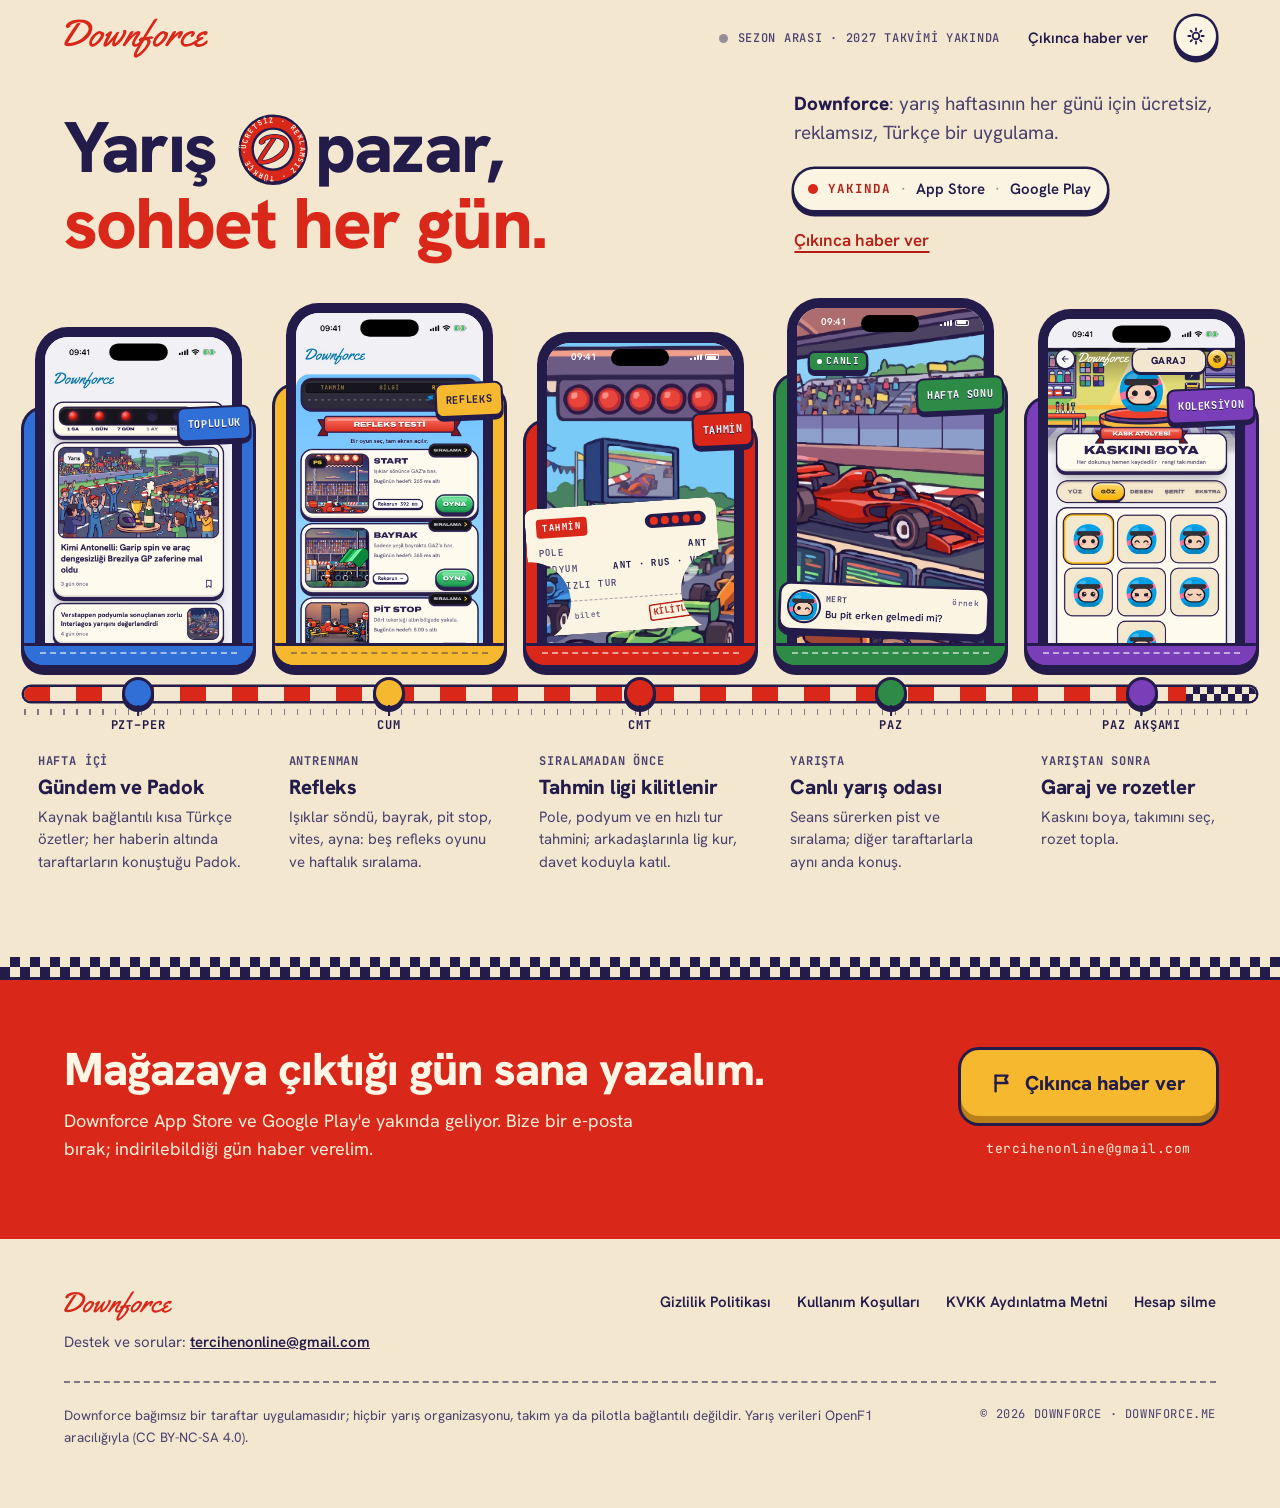
<file: index.html>
<!doctype html>
<html lang="tr">
<head>
<meta charset="utf-8">
<meta name="viewport" content="width=device-width, initial-scale=1">
<title>Downforce</title>
<meta name="description" content="Downforce: yarış haftasının her günü için ücretsiz, reklamsız, Türkçe bir uygulama. App Store ve Google Play'e yakında.">
<meta property="og:title" content="Downforce">
<meta property="og:description" content="Yarış haftasının her günü için ücretsiz, reklamsız, Türkçe bir uygulama: haber ve Padok sohbeti, refleks oyunları, tahmin ligi, canlı yarış odası.">
<meta property="og:image" content="https://downforce.me/img/kapak.jpg">
<meta property="og:url" content="https://downforce.me/">
<meta name="theme-color" content="#F3E7D0">
<link rel="icon" type="image/png" href="img/favicon.png">
<link rel="apple-touch-icon" href="img/ikon-180.png">
<script>
(function(){
  var r=document.documentElement; r.classList.add('js');
  try{ var t=localStorage.getItem('downforce-theme'); if(t==='dark'||t==='light') r.setAttribute('data-theme',t); }catch(e){}
})();
</script>
<link rel="preconnect" href="https://fonts.googleapis.com">
<link rel="preconnect" href="https://fonts.gstatic.com" crossorigin>
<link href="https://fonts.googleapis.com/css2?family=Hanken+Grotesk:wght@400;600;800&family=JetBrains+Mono:wght@500;700&display=swap&subset=latin-ext" rel="stylesheet">
<style>
:root{
  --ground:#F3E7D0;
  --panel:#FBF4E3;
  --ink:#231C4A;
  --ink-2:#4A416E;
  --ring:#231C4A;
  --lip:#231C4A;
  --lipline:transparent;
  --frame:#231C4A;
  --red:#D9271A;
  --red-text:#B51E12;
  --gold:#F5B82E;
  --gold-lip:#B9801A;
  --g-topluluk:#2F6FD6;
  --g-tahmin:#D9271A;
  --g-hafta:#2E8B47;
  --g-refleks:#F5B82E;
  --g-koleksiyon:#7A3FB8;
  --tick:rgba(35,28,74,.55);
  --gutter:64px;
  --col:1312px;
  --hk:'Hanken Grotesk',system-ui,-apple-system,'Segoe UI',sans-serif;
  --mono:'JetBrains Mono',ui-monospace,'SFMono-Regular',Menlo,monospace;
  color-scheme:light;
}
:root[data-theme="dark"]{
  --ground:#120E24;--panel:#1E1838;--ink:#F3E7D0;--ink-2:#C8BEDF;--ring:#4A4088;--lip:#0C0A16;--lipline:#4A4088;
  --red-text:#FF7B69;--tick:rgba(243,231,208,.5);color-scheme:dark;
}
@media (prefers-color-scheme: dark){
  :root:not([data-theme="light"]){
    --ground:#120E24;--panel:#1E1838;--ink:#F3E7D0;--ink-2:#C8BEDF;--ring:#4A4088;--lip:#0C0A16;--lipline:#4A4088;
    --red-text:#FF7B69;--tick:rgba(243,231,208,.5);color-scheme:dark;
  }
}
*{box-sizing:border-box}
html{-webkit-text-size-adjust:100%}
@media (prefers-reduced-motion: no-preference){ html{scroll-behavior:smooth} }
body{margin:0;background:var(--ground);color:var(--ink);font-family:var(--hk);font-size:17px;line-height:1.5;
  -webkit-font-smoothing:antialiased;overflow-x:hidden;transition:background-color .25s ease,color .25s ease}
a{color:inherit}
img{display:block}
.wrap{max-width:calc(var(--col) + 2*var(--gutter));margin:0 auto;padding:0 var(--gutter)}
.mono{font-family:var(--mono);font-variant-numeric:tabular-nums}
.sr{position:absolute;width:1px;height:1px;overflow:hidden;clip:rect(0 0 0 0);white-space:nowrap}
:focus-visible{outline:3px solid var(--red-text);outline-offset:3px;border-radius:6px}

/* ---------- head ---------- */
.head{display:flex;align-items:center;justify-content:space-between;height:76px;gap:24px}
.brand{display:block;color:var(--red);line-height:0}
.brand svg{height:40px;width:auto;display:block}
.head-r{display:flex;align-items:center;gap:28px}
.season{font-size:12px;letter-spacing:.06em;color:var(--ink-2);display:flex;align-items:center;gap:10px;font-weight:500}
.season i{width:9px;height:9px;border-radius:50%;background:var(--ink-2);opacity:.55;flex:none}
.nav-link{font-weight:600;font-size:15px;text-decoration:none;color:var(--ink)}
.nav-link:hover{text-decoration:underline;text-underline-offset:4px;text-decoration-thickness:2px}
.toggle{appearance:none;border:0;cursor:pointer;width:40px;height:40px;border-radius:50%;background:var(--panel);color:var(--ink);
  display:grid;place-items:center;box-shadow:0 0 0 2.5px var(--ring),0 4px 0 2.5px var(--lip),0 4px 0 4.5px var(--lipline);margin-bottom:4px;
  transition:transform .12s ease,box-shadow .12s ease}
.toggle:active{transform:translateY(3px);box-shadow:0 0 0 2.5px var(--ring),0 1px 0 2.5px var(--lip),0 1px 0 4.5px var(--lipline)}
.toggle svg{width:18px;height:18px}
.toggle .moon{display:none}
:root[data-theme="dark"] .toggle .sun{display:none}
:root[data-theme="dark"] .toggle .moon{display:block}
@media (prefers-color-scheme: dark){
  :root:not([data-theme="light"]) .toggle .sun{display:none}
  :root:not([data-theme="light"]) .toggle .moon{display:block}
}

/* ---------- hero ---------- */
.hero{display:grid;grid-template-columns:minmax(0,1.6fr) minmax(0,1fr);gap:56px;align-items:end;padding-top:14px}
h1{margin:0;font-weight:800;font-size:clamp(40px,5.6vw,82px);line-height:1.06;letter-spacing:-.025em}
h1 .l{display:block;white-space:nowrap}
h1 .l2{color:var(--red)}
.seal{display:inline-block;width:.98em;height:.98em;vertical-align:-.17em;margin:0 .1em 0 .06em}
.seal svg{width:100%;height:100%;overflow:visible;display:block}
.seal .spin{transform-origin:60px 60px;animation:spin 30s linear infinite}
.seal .sh{fill:var(--lip)}
.seal .rim{stroke:var(--ring)}
.seal-end{display:none}
.seal-end .spin{display:none}
@keyframes spin{to{transform:rotate(360deg)}}
.pitch{padding-bottom:8px}
.pitch p{margin:0 0 22px;font-size:19px;line-height:1.5;color:var(--ink-2);max-width:24em}
.pitch p strong{color:var(--ink);font-weight:800}
.cta-row{display:flex;flex-wrap:wrap;align-items:center;gap:14px 22px}
.status{display:inline-flex;align-items:center;gap:10px;background:var(--panel);border-radius:999px;padding:9px 16px 9px 14px;
  box-shadow:0 0 0 2.5px var(--ring),0 4px 0 2.5px var(--lip),0 4px 0 4.5px var(--lipline);margin-bottom:4px;font-size:15px;font-weight:600;white-space:nowrap}
.status .dot{width:10px;height:10px;border-radius:50%;background:var(--red);flex:none;animation:breathe 2.4s ease-in-out infinite}
.status b{font-family:var(--mono);font-size:12.5px;letter-spacing:.08em;color:var(--red-text);font-weight:700}
.status .sep{opacity:.45}
@keyframes breathe{0%,100%{opacity:1}50%{opacity:.35}}
.tlink{font-weight:600;color:var(--red-text);text-decoration:underline;text-decoration-thickness:2px;text-underline-offset:5px;white-space:nowrap}
.tlink:hover{text-decoration-thickness:3px}

/* ---------- weekend strip ---------- */
.weekend{padding:30px 0 84px;scroll-margin-top:-16px}
.strip{max-width:1400px;margin:0 auto;padding:0 24px}
.scroller{position:relative;padding-top:26px}
.track{list-style:none;margin:0;padding:0;display:grid;grid-template-columns:repeat(5,minmax(0,1fr));grid-template-rows:auto auto auto;column-gap:22px}
.stop{grid-row:1 / span 3;display:grid;grid-template-rows:subgrid;grid-template-columns:minmax(0,1fr);min-width:0;position:relative}
.stop:nth-child(1){grid-column:1}.stop:nth-child(2){grid-column:2}.stop:nth-child(3){grid-column:3}.stop:nth-child(4){grid-column:4}.stop:nth-child(5){grid-column:5}

/* the stage: a coloured slab, the phone standing in its pocket */
.stage{position:relative;aspect-ratio:100/152;container-type:inline-size;min-width:0}
.js .stage{opacity:0;transform:translateY(18px);transition:opacity .6s cubic-bezier(.2,.7,.2,1),transform .6s cubic-bezier(.2,.7,.2,1)}
.js .ready .stage{opacity:1;transform:none}
.stop:nth-child(2) .stage{transition-delay:.08s}.stop:nth-child(3) .stage{transition-delay:.16s}
.stop:nth-child(4) .stage{transition-delay:.24s}.stop:nth-child(5) .stage{transition-delay:.32s}
.slab{position:absolute;left:0;right:0;top:var(--st);bottom:0;background:var(--g);border-radius:20px;
  box-shadow:0 0 0 3px var(--ring),0 7px 0 3px var(--lip),0 7px 0 5px var(--lipline)}
.win{position:absolute;left:0;right:0;top:-80px;bottom:4px;clip-path:inset(0 -48px 0 -48px)}
.pocket{position:absolute;left:0;right:0;bottom:0;height:8cqw;background:var(--g);border-radius:0 0 20px 20px;z-index:2;
  box-shadow:0 -3px 0 0 var(--ring)}
.pocket::after{content:"";position:absolute;left:7%;right:7%;top:2.2cqw;height:0;border-top:2px dashed rgba(255,255,255,.55)}
.stop.k-gold .pocket::after{border-top-color:rgba(35,28,74,.4)}

.phone{position:absolute;left:6cqw;width:88cqw;top:calc(80px + var(--pt));background:var(--frame);border-radius:13cqw;padding:3.17cqw;
  box-shadow:0 0 0 3px var(--ring),0 6px 0 3px var(--lip);transition:transform .35s cubic-bezier(.2,.7,.2,1)}
.stage:hover .phone{transform:translateY(-6px)}
.screen{position:relative;overflow:hidden;border-radius:10cqw;aspect-ratio:644/1400;background:#F1F0F5}
.screen>img{position:absolute;inset:0;width:100%;height:100%}
.screen>img.scene{object-fit:cover}

/* covers for the capture's dev chip: plain header ground, or a plate for the garage */
.erase{position:absolute;left:40.6%;top:7.7%;width:41.2%;height:5.9%;background:#F1F0F5}
.plate{position:absolute;left:45.3%;top:7.6%;width:38.6%;height:5.4%;background:#F3E7D0;border-radius:3.3cqw;
  box-shadow:0 0 0 .55cqw #231C4A,0 .75cqw 0 .55cqw #231C4A;display:grid;place-items:center;
  font-weight:800;font-size:4.4cqw;letter-spacing:.06em;color:#231C4A;line-height:1.1}

/* the group sticker on the phone's shoulder */
.sticker{position:absolute;z-index:2;right:-4.5cqw;top:34.2cqw;padding:4.4cqw 3.8cqw;font-family:var(--mono);font-weight:700;font-size:4.6cqw;
  line-height:1;letter-spacing:.06em;background:var(--g);color:#fff;border-radius:2.6cqw;transform:rotate(-2.5deg);white-space:nowrap;
  text-shadow:0 .35cqw 0 #231C4A;box-shadow:0 0 0 .9cqw #231C4A,0 1.6cqw 0 .9cqw #231C4A}
.k-gold .sticker{color:#231C4A;text-shadow:none}

/* status bar for the drawn screens */
.sbar{position:absolute;left:0;right:0;top:0;height:7.2%;z-index:2;display:flex;align-items:center;justify-content:space-between;
  padding:0 8% 0 13%;font-weight:600;font-size:4.3cqw;color:var(--glyph,#231C4A);letter-spacing:-.01em}
.sbar .isl{position:absolute;left:50%;top:1.6%;transform:translateX(-50%);width:31%;height:4.1%;border-radius:999px;background:#000}
.sbar .isl{top:22%;height:58%}
.sbar .sig{display:flex;align-items:center;gap:1.4cqw}
.sbar .bars{display:flex;align-items:flex-end;gap:.55cqw;height:2.8cqw}
.sbar .bars i{display:block;width:.85cqw;background:currentColor;border-radius:.3cqw}
.sbar .bars i:nth-child(1){height:35%}.sbar .bars i:nth-child(2){height:60%}.sbar .bars i:nth-child(3){height:80%}.sbar .bars i:nth-child(4){height:100%}
.sbar .bat{width:6cqw;height:2.9cqw;border-radius:.9cqw;box-shadow:inset 0 0 0 .4cqw currentColor;position:relative}
.sbar .bat::after{content:"";position:absolute;inset:.75cqw;right:1.4cqw;background:currentColor;border-radius:.3cqw}

.eg{font-family:var(--mono);font-size:3.4cqw;letter-spacing:.04em;color:#5A5280;font-weight:500}

/* Tahmin: the ticket sticks out of its phone */
.ticket{position:absolute;z-index:3;left:1cqw;width:84cqw;bottom:13cqw;background:#FBF4E3;color:#231C4A;border-radius:4cqw;
  padding:4.6cqw 5cqw 4cqw;transform:rotate(-4deg);
  box-shadow:0 0 0 1.1cqw #231C4A,0 2.2cqw 0 1.1cqw #231C4A;
  -webkit-mask:radial-gradient(circle 3.2cqw at 0 73%,#0000 98%,#000) left/51% 100% no-repeat,radial-gradient(circle 3.2cqw at 100% 73%,#0000 98%,#000) right/51% 100% no-repeat;
          mask:radial-gradient(circle 3.2cqw at 0 73%,#0000 98%,#000) left/51% 100% no-repeat,radial-gradient(circle 3.2cqw at 100% 73%,#0000 98%,#000) right/51% 100% no-repeat}
.t-head{display:flex;align-items:center;justify-content:space-between;margin-bottom:3cqw}
.t-tag{font-family:var(--mono);font-weight:700;font-size:4.1cqw;letter-spacing:.06em;background:#D9271A;color:#fff;padding:1.1cqw 2.4cqw;border-radius:1.6cqw}
.lamps{display:flex;gap:1.4cqw;background:#231C4A;padding:1.4cqw 1.9cqw;border-radius:99px}
.lamps i{width:3.4cqw;height:3.4cqw;border-radius:50%;background:#E8321F;transition:background-color .12s linear}
.ticket.armed .lamps i{background:#3E3566}
.ticket.armed .lamps i.lit{background:#E8321F}
.t-row{display:flex;justify-content:space-between;align-items:baseline;gap:2cqw;font-size:4.1cqw;line-height:1.35;padding:1cqw 0}
.t-row span{font-family:var(--mono);font-weight:500;letter-spacing:.04em;color:#4A416E}
.t-row b{font-family:var(--mono);font-weight:700;font-variant-numeric:tabular-nums;letter-spacing:.04em}
.t-tear{border-top:.6cqw dashed rgba(35,28,74,.4);margin:2.6cqw -1cqw 2.6cqw}
.t-lock{display:flex;justify-content:space-between;align-items:center;gap:2cqw}
.t-lock strong{font-family:var(--mono);font-weight:700;font-size:3.9cqw;letter-spacing:.05em;color:#B51E12;
  box-shadow:inset 0 0 0 .7cqw currentColor;border-radius:1.4cqw;padding:.9cqw 1.9cqw;transform:rotate(-4deg);
  transition:opacity .18s ease,transform .22s cubic-bezier(.22,1,.36,1)}
.ticket.armed .t-lock strong{opacity:0;transform:rotate(-4deg) scale(1.35)}
.ticket.armed.locked .t-lock strong{opacity:1;transform:rotate(-4deg) scale(1)}

/* Canlı oda */
.ov-tag{position:absolute;z-index:3;left:7%;top:11%;display:inline-flex;align-items:center;gap:1.8cqw;background:var(--g-hafta);color:#fff;
  font-family:var(--mono);font-weight:700;font-size:4.2cqw;letter-spacing:.06em;padding:1.5cqw 3cqw;border-radius:2cqw;line-height:1.1;
  text-shadow:0 .3cqw 0 #231C4A;box-shadow:0 0 0 1cqw #231C4A,0 1.6cqw 0 1cqw #231C4A}
.ov-tag i{width:2.4cqw;height:2.4cqw;border-radius:50%;background:#fff;animation:breathe 2s ease-in-out infinite}
.talk{position:absolute;z-index:3;left:2cqw;right:8cqw;bottom:13cqw;background:#FBF4E3;color:#231C4A;border-radius:4cqw;
  padding:3.2cqw 3.6cqw;transform:rotate(2deg);
  box-shadow:0 0 0 1.1cqw #231C4A,0 2.2cqw 0 1.1cqw #231C4A;display:grid;grid-template-columns:auto 1fr;gap:1cqw 3cqw;align-items:center}
.helm{width:13cqw;height:13cqw;border-radius:50%;grid-row:span 2;background:#F3E7D0 url(img/ekran-garaj.jpg) no-repeat;
  background-size:76.1cqw auto;background-position:-53.5cqw -83.2cqw;box-shadow:0 0 0 .9cqw #231C4A}
.talk p{margin:0;font-size:4.5cqw;line-height:1.3;font-weight:600}
.talk .who{display:flex;justify-content:space-between;align-items:center;font-family:var(--mono);font-size:3.5cqw;font-weight:700;letter-spacing:.05em;color:#4A416E}
.talk .who .eg{font-weight:500}

/* axis */
.kerb{grid-row:2;grid-column:1/-1;align-self:start;margin-top:22px;height:14px;border-radius:7px;position:relative;z-index:0;
  background:repeating-linear-gradient(90deg,#D9271A 0 26px,#F3E7D0 26px 52px);box-shadow:0 0 0 2.5px var(--ring)}
.kerb::after{content:"";position:absolute;right:0;top:0;bottom:0;width:70px;border-radius:0 7px 7px 0;
  background:repeating-conic-gradient(#231C4A 0 25%,#F3E7D0 0 50%) 0 0/14px 14px}
.kerb::before{content:"";position:absolute;left:0;right:0;top:calc(100% + 8px);height:6px;
  background:repeating-linear-gradient(90deg,var(--tick) 0 1.5px,transparent 1.5px 13px)}
.mark{grid-row:2;position:relative;z-index:1;height:82px}
.mark .lamp{position:absolute;left:50%;top:15px;width:26px;height:26px;margin-left:-13px;border-radius:50%;background:var(--g);
  box-shadow:0 0 0 3px var(--ring),0 3px 0 3px var(--lip),0 3px 0 5px var(--lipline)}
.mark .day{position:absolute;left:50%;top:52px;transform:translateX(-50%);font-size:12px;font-weight:700;letter-spacing:.08em;white-space:nowrap;
  color:var(--ink);background:var(--ground);padding:0 7px;line-height:1.4}
.mark .day::before{content:"";position:absolute;left:50%;top:-12px;width:2px;height:11px;margin-left:-1px;background:var(--ink)}
.copy{grid-row:3;padding:6px 3% 0 6%;display:flex;flex-direction:column;align-items:flex-start}
.phase{font-family:var(--mono);font-size:12px;font-weight:700;letter-spacing:.07em;line-height:1.45;color:var(--ink-2);display:block;margin-bottom:6px}
.copy h3{margin:0 0 6px;font-size:clamp(18px,1.6vw,23px);line-height:1.15;font-weight:800;letter-spacing:-.01em}
.copy p{margin:0;font-size:15px;line-height:1.5;color:var(--ink-2)}
.swipe-hint{display:none}

/* ---------- finish band ---------- */
.finish{background:#D9271A;color:#F3E7D0;position:relative;scroll-margin-top:0}
.finish::before{content:"";position:absolute;left:0;right:0;top:0;height:20px;
  background:repeating-conic-gradient(#231C4A 0 25%,#F3E7D0 0 50%) 0 0/20px 20px;box-shadow:0 3px 0 0 #231C4A}
.finish .wrap{display:grid;grid-template-columns:minmax(0,1fr) auto;gap:40px;align-items:center;padding-top:88px;padding-bottom:76px}
.finish h2{margin:0 0 12px;font-size:clamp(32px,3.6vw,52px);line-height:1.08;font-weight:800;letter-spacing:-.02em;color:#FFF6E6}
.finish p{margin:0;font-size:18px;line-height:1.55;max-width:34em;color:#FFF0DA}
.gold-btn{display:inline-flex;align-items:center;gap:12px;background:#F5B82E;color:#231C4A;text-decoration:none;font-weight:800;font-size:20px;
  padding:18px 30px;border-radius:18px;margin-bottom:7px;white-space:nowrap;
  box-shadow:0 7px 0 0 #B9801A,0 0 0 3px #231C4A,0 7px 0 3px #231C4A;transition:transform .1s ease,box-shadow .1s ease}
.gold-btn:hover{transform:translateY(-2px);box-shadow:0 9px 0 0 #B9801A,0 0 0 3px #231C4A,0 9px 0 3px #231C4A}
.gold-btn:active{transform:translateY(5px);box-shadow:0 2px 0 0 #B9801A,0 0 0 3px #231C4A,0 2px 0 3px #231C4A}
.gold-btn svg{width:22px;height:22px}
.finish .mail{display:block;margin-top:16px;font-size:13px;letter-spacing:.04em;text-align:center;color:#FFF0DA}
.finish :focus-visible{outline-color:#FFF6E6}

/* ---------- footer ---------- */
.foot{padding:52px 0 60px}
.foot-top{display:flex;justify-content:space-between;align-items:flex-start;gap:32px;flex-wrap:wrap;padding-bottom:28px;
  border-bottom:2px dashed var(--tick)}
.foot .brand svg{height:30px}
.foot-sup{font-size:15px;color:var(--ink-2);margin:10px 0 0}
.foot-sup a{color:var(--ink);font-weight:600}
.legal{list-style:none;margin:0;padding:0;display:flex;flex-wrap:wrap;gap:10px 26px;font-size:15px;font-weight:600}
.legal a{text-decoration:none}
.legal a:hover{text-decoration:underline;text-underline-offset:4px}
.foot-bot{display:flex;justify-content:space-between;gap:24px;flex-wrap:wrap;padding-top:22px;font-size:13.5px;color:var(--ink-2);line-height:1.6}
.foot-bot p{margin:0;max-width:62em}
.foot-bot .mono{font-size:12px;letter-spacing:.05em;white-space:nowrap}

/* ---------- 1000–1180: five in a row, tighter ---------- */
@media (max-width:1180px){
  :root{--gutter:32px}
  .strip{padding:0 20px}
  .track{column-gap:16px}
  .hero{gap:36px;grid-template-columns:minmax(0,1.45fr) minmax(0,1fr);align-items:center}
  .pitch p{font-size:17px}
  .season{display:none}
  .seal .spin{display:none}
  .copy{padding-left:4%;padding-right:0}
  .copy p{font-size:14px}
  .phase,.mark .day{font-size:11px}
}
@media (max-width:900px){
  .hero{grid-template-columns:1fr;gap:20px}
}

/* ---------- under 1000: the weekend becomes a swipe ---------- */
@media (max-width:999px){
  .weekend{padding:22px 0 60px}
  .strip{padding:0}
  .swipe-hint{display:flex;justify-content:space-between;align-items:center;font-size:11.5px;font-weight:700;letter-spacing:.07em;color:var(--ink-2);
    margin:0 var(--gutter) 0}
  .scroller{overflow-x:auto;overflow-y:hidden;scroll-snap-type:x mandatory;scroll-padding-left:var(--gutter);-webkit-overflow-scrolling:touch;
    padding:30px var(--gutter) 14px;scrollbar-width:none}
  .scroller::-webkit-scrollbar{display:none}
  .track{grid-template-columns:repeat(5,min(268px,68vw));column-gap:22px;width:max-content}
  .stop{scroll-snap-align:start}
  .track::after{content:"";grid-row:1;grid-column:6;width:1px}
  .copy p{font-size:15px}
}

/* ---------- phone ---------- */
@media (max-width:720px){
  :root{--gutter:16px}
  body{font-size:16px}
  .head{height:64px}
  .brand svg{height:32px}
  .head-r{gap:16px}
  .nav-link{display:none}
  .hero{padding-top:6px}
  h1{font-size:clamp(34px,10.4vw,44px)}
  .seal-mid{display:none}
  .seal-end{display:inline-block}
  .pitch p{font-size:16.5px;margin-bottom:18px}
  .finish .wrap{grid-template-columns:1fr;gap:28px;padding-top:68px;padding-bottom:60px}
  .gold-btn{width:100%;justify-content:center}
  .finish .mail{text-align:left}
}

@media (prefers-reduced-motion: reduce){
  *,*::before,*::after{animation:none!important;transition:none!important}
  .js .stage{opacity:1;transform:none}
  .stage:hover .phone{transform:none}
}
</style>
</head>
<body>
<div id="top"></div>
<div class="wrap">
  <header class="head">
    <a class="brand" href="#top" aria-label="Downforce, sayfanın başı"><svg class="wm" aria-hidden="true" focusable="false" viewBox="280 -1512 7730 2146"><path d="M481 -980 460 -983H456Q431 -983 404.5 -1003Q378 -1023 378 -1074Q378 -1125 433.5 -1190Q489 -1255 584 -1309.5Q679 -1364 820.5 -1399Q962 -1434 1119 -1434Q1440 -1434 1620.5 -1307.5Q1801 -1181 1801 -979Q1801 -853 1745 -727Q1689 -601 1595 -494.5Q1501 -388 1374 -295.5Q1247 -203 1108 -138Q808 0 534 0Q399 0 364 -22Q351 -29 338.5 -43.5Q326 -58 319 -63Q300 -75 300 -114.5Q300 -154 308 -186Q338 -293 577.5 -650.5Q817 -1008 978 -1227Q989 -1242 1091 -1249Q1133 -1249 1149 -1243Q1165 -1237 1165 -1221.5Q1165 -1206 1113 -1133.5Q1061 -1061 779 -626.5Q497 -192 497 -180Q497 -168 585.5 -168Q674 -168 803.5 -205.5Q933 -243 1047 -304Q1161 -365 1265 -445.5Q1369 -526 1443 -610Q1605 -794 1605 -937Q1605 -1080 1474.5 -1180Q1344 -1280 1117 -1280Q964 -1280 828 -1229Q692 -1178 641 -1138Q590 -1098 590 -1084Q590 -1076 602 -1076L645 -1084Q654 -1084 654 -1080Q654 -1076 637 -1066Q620 -1056 609.5 -1044.5Q599 -1033 557 -1007.5Q515 -982 481 -980Z M1925 -678Q2088 -809 2211 -809Q2266 -809 2294 -782Q2304 -773 2304 -766V-760Q2318 -762 2348 -762Q2378 -762 2409.5 -735Q2441 -708 2441 -652.5Q2441 -597 2402 -508.5Q2363 -420 2295 -328.5Q2227 -237 2145.5 -156.5Q2064 -76 1969.5 -24.5Q1875 27 1798 27Q1721 27 1674.5 -21.5Q1628 -70 1628 -156.5Q1628 -243 1670.5 -348Q1713 -453 1780 -533.5Q1847 -614 1925 -678ZM2247 -629H2240Q2205 -629 2205 -680Q2132 -656 2052 -596Q1972 -536 1909 -454Q1781 -290 1779 -177Q1779 -121 1820 -121Q1861 -121 1942 -175Q2023 -229 2102.5 -329Q2182 -429 2221.5 -502.5Q2261 -576 2261 -602.5Q2261 -629 2247 -629Z M3458 -743 3446 -791Q3446 -832 3474.5 -855.5Q3503 -879 3546 -879Q3630 -879 3630 -772Q3630 -695 3554 -559.5Q3478 -424 3374.5 -297.5Q3271 -171 3155 -77.5Q3039 16 2976.5 16Q2914 16 2888 -18Q2862 -52 2862 -83.5Q2862 -115 2865 -143Q2876 -241 2919 -330Q2812 -190 2689 -78.5Q2566 33 2483 33Q2443 33 2419 9Q2395 -15 2395 -72.5Q2395 -130 2464 -288.5Q2533 -447 2596 -543Q2573 -529 2555.5 -529Q2538 -529 2517.5 -548.5Q2497 -568 2497 -579Q2497 -590 2512 -611Q2527 -632 2627 -714.5Q2727 -797 2764 -797Q2801 -797 2834.5 -783Q2868 -769 2868 -744.5Q2868 -720 2729 -459Q2590 -198 2590 -176Q2590 -173 2592 -173Q2613 -173 2801.5 -387Q2990 -601 3098 -739Q3113 -764 3143 -764L3152 -763L3207 -774Q3220 -774 3232.5 -764Q3245 -754 3245 -746Q3245 -738 3209.5 -674Q3174 -610 3094 -432Q3014 -254 3014 -182Q3014 -164 3027 -164Q3065 -164 3185.5 -301.5Q3306 -439 3382 -565Q3458 -691 3458 -743Z M4075 -154Q4075 -110 4135 -110Q4167 -110 4215.5 -142Q4264 -174 4303 -212Q4407 -315 4421 -315Q4447 -315 4447 -240Q4447 -165 4400 -137Q4257 -8 4179 20Q4135 35 4082 34Q4029 33 3977 -12Q3925 -57 3925 -121.5Q3925 -186 3959 -268Q3993 -350 4028.5 -408.5Q4064 -467 4116 -544.5Q4168 -622 4171 -641L4169 -643Q4136 -640 4005.5 -513Q3875 -386 3790 -292Q3705 -198 3587 -41Q3554 2 3533 2Q3512 2 3476.5 -11.5Q3441 -25 3433 -31Q3425 -37 3425 -49Q3425 -61 3432 -78.5Q3439 -96 3445.5 -107.5Q3452 -119 3467 -143Q3482 -167 3526.5 -244.5Q3571 -322 3663 -476Q3755 -630 3773 -662Q3811 -728 3835 -758Q3880 -815 3987 -815Q4011 -815 4011 -785Q4011 -738 3924 -608L3882 -545Q4055 -737 4174 -788Q4232 -813 4278.5 -813Q4325 -813 4352.5 -788Q4380 -763 4380 -732.5Q4380 -702 4359 -659.5Q4338 -617 4316.5 -583.5Q4295 -550 4260 -499Q4225 -448 4222 -443.5Q4219 -439 4206.5 -419.5Q4194 -400 4188 -391Q4182 -382 4168 -359.5Q4154 -337 4145.5 -322Q4137 -307 4124.5 -285Q4112 -263 4104.5 -247Q4097 -231 4089 -212Q4075 -177 4075 -154Z M4297 -322 4289 -350Q4289 -358 4297 -363.5Q4305 -369 4317.5 -386Q4330 -403 4335.5 -408Q4341 -413 4351.5 -422.5Q4362 -432 4369 -438Q4389 -455 4397 -457.5Q4405 -460 4425 -466Q4487 -486 4530 -494Q4785 -920 4939.5 -1160.5Q5094 -1401 5115.5 -1426.5Q5137 -1452 5192 -1472Q5247 -1492 5272.5 -1491.5Q5298 -1491 5298 -1469Q5298 -1460 5291.5 -1445Q5285 -1430 5182 -1268Q4801 -671 4694 -494L4719 -485Q4951 -528 4960.5 -528Q4970 -528 5008.5 -514.5Q5047 -501 5059 -499Q5082 -495 5082 -461.5Q5082 -428 5061 -424Q5044 -421 4979.5 -404.5Q4915 -388 4876 -379Q4929 -316 4929 -245Q4929 -174 4866 -57.5Q4803 59 4705 173Q4607 287 4499.5 388Q4392 489 4293 551.5Q4194 614 4146.5 614Q4099 614 4061.5 588.5Q4024 563 4024 513Q4024 463 4044.5 396.5Q4065 330 4089 274.5Q4113 219 4171 115Q4233 3 4395 -268Q4367 -263 4352 -263Q4337 -263 4324 -270Q4311 -277 4306 -288Q4297 -308 4297 -322ZM4696 -336 4585 -311Q4568 -283 4532.5 -222.5Q4497 -162 4474.5 -124Q4452 -86 4417 -26Q4382 34 4358.5 75Q4335 116 4306.5 167.5Q4278 219 4259.5 255.5Q4241 292 4224 328Q4191 398 4191 419Q4191 440 4202 440Q4222 440 4284.5 394.5Q4347 349 4425.5 272.5Q4504 196 4578.5 109Q4653 22 4704 -73.5Q4755 -169 4755 -229.5Q4755 -290 4696 -336Z M5346 -678Q5509 -809 5632 -809Q5687 -809 5715 -782Q5725 -773 5725 -766V-760Q5739 -762 5769 -762Q5799 -762 5830.5 -735Q5862 -708 5862 -652.5Q5862 -597 5823 -508.5Q5784 -420 5716 -328.5Q5648 -237 5566.5 -156.5Q5485 -76 5390.5 -24.5Q5296 27 5219 27Q5142 27 5095.5 -21.5Q5049 -70 5049 -156.5Q5049 -243 5091.5 -348Q5134 -453 5201 -533.5Q5268 -614 5346 -678ZM5668 -629H5661Q5626 -629 5626 -680Q5553 -656 5473 -596Q5393 -536 5330 -454Q5202 -290 5200 -177Q5200 -121 5241 -121Q5282 -121 5363 -175Q5444 -229 5523.5 -329Q5603 -429 5642.5 -502.5Q5682 -576 5682 -602.5Q5682 -629 5668 -629Z M6167 -545Q6403 -813 6569 -813Q6610 -813 6636.5 -788.5Q6663 -764 6663 -725Q6663 -686 6607.5 -594.5Q6552 -503 6505 -440Q6480 -408 6448.5 -408Q6417 -408 6399.5 -431Q6382 -454 6382 -485Q6382 -554 6456 -641L6454 -643Q6421 -640 6290.5 -513Q6160 -386 6068.5 -285.5Q5977 -185 5870 -41Q5839 2 5817.5 2Q5796 2 5760.5 -11.5Q5725 -25 5717.5 -31Q5710 -37 5710 -51Q5710 -65 5718 -83.5Q5726 -102 5747.5 -136Q5769 -170 5812.5 -246Q5856 -322 5948 -476Q6040 -630 6058 -662Q6096 -728 6120 -758Q6165 -815 6272 -815Q6296 -815 6296 -785Q6296 -738 6209 -608Z M7340 -314Q7360 -314 7360 -268.5Q7360 -223 7315.5 -170.5Q7271 -118 7205 -81.5Q7139 -45 7064 -18Q6915 37 6810.5 37Q6706 37 6622 -31.5Q6538 -100 6538 -210.5Q6538 -321 6593 -431.5Q6648 -542 6734.5 -625.5Q6821 -709 6935.5 -761Q7050 -813 7162 -813Q7216 -813 7259 -782Q7302 -751 7302 -697Q7302 -643 7248.5 -567.5Q7195 -492 7140 -492Q7076 -492 7076 -553Q7076 -569 7106 -610Q7136 -651 7136 -665.5Q7136 -680 7125 -680Q7070 -680 7007 -642Q6944 -604 6892.5 -562Q6841 -520 6795 -468Q6695 -355 6695 -233Q6695 -184 6726.5 -148.5Q6758 -113 6832.5 -113Q6907 -113 6982 -130.5Q7057 -148 7105.5 -168.5Q7154 -189 7205.5 -222Q7257 -255 7272 -267.5Q7287 -280 7307 -297Q7327 -314 7340 -314Z M7990 -748Q7990 -682 7936.5 -632Q7883 -582 7815 -582Q7793 -582 7786 -592.5Q7779 -603 7779 -620Q7779 -637 7783 -653Q7747 -641 7703 -616Q7659 -591 7595 -542Q7531 -493 7531 -469Q7531 -461 7554.5 -461Q7578 -461 7627 -477.5Q7676 -494 7695.5 -494Q7715 -494 7721 -492Q7734 -485 7749 -461.5Q7764 -438 7764 -424.5Q7764 -411 7738 -389Q7712 -367 7679 -355.5Q7646 -344 7635 -338Q7424 -220 7424 -176Q7424 -98 7557 -98Q7642 -98 7728 -152Q7801 -198 7859.5 -245.5Q7918 -293 7933.5 -304Q7949 -315 7957 -315Q7983 -315 7983 -257Q7983 -199 7976 -180.5Q7969 -162 7936 -135Q7722 39 7531 39Q7429 39 7368 11Q7256 -40 7256 -145Q7256 -283 7447 -354Q7409 -371 7398 -397.5Q7387 -424 7387 -482.5Q7387 -541 7441.5 -606.5Q7496 -672 7575 -714Q7751 -809 7889 -809Q7922 -809 7956 -793Q7990 -777 7990 -748Z" fill="currentColor"/></svg></a>
    <div class="head-r">
      <span class="season mono"><i aria-hidden="true"></i>SEZON ARASI · 2027 TAKVİMİ YAKINDA</span>
      <a class="nav-link" href="#haber">Çıkınca haber ver</a>
      <button class="toggle" type="button" id="themeToggle" aria-label="Koyu tema" aria-pressed="false">
        <svg class="sun" viewBox="0 0 24 24" fill="none" stroke="currentColor" stroke-width="2.4" stroke-linecap="round" aria-hidden="true"><circle cx="12" cy="12" r="4.5"/><path d="M12 1.8v2.6M12 19.6v2.6M1.8 12h2.6M19.6 12h2.6M4.8 4.8l1.8 1.8M17.4 17.4l1.8 1.8M4.8 19.2l1.8-1.8M17.4 6.6l1.8-1.8"/></svg>
        <svg class="moon" viewBox="0 0 24 24" fill="currentColor" aria-hidden="true"><path d="M20.5 14.6A8.6 8.6 0 0 1 9.4 3.5a8.7 8.7 0 1 0 11.1 11.1z"/></svg>
      </button>
    </div>
  </header>

  <section class="hero" aria-labelledby="h1">
    <h1 id="h1">
      <span class="l">Yarış <span class="seal seal-mid" aria-hidden="true"><svg viewBox="0 0 120 120"><defs><path id="ring-mid" d="M60 60m-45.5 0a45.5 45.5 0 1 1 91 0a45.5 45.5 0 1 1 -91 0"/></defs><circle class="sh" cx="60" cy="64.5" r="57"/><circle class="rim" cx="60" cy="60" r="57" fill="#D9271A" stroke-width="4"/><g class="spin"><text font-family="JetBrains Mono, monospace" font-weight="700" font-size="12.5" fill="#FFF6E6"><textPath href="#ring-mid" textLength="282" lengthAdjust="spacing">ÜCRETSİZ · REKLAMSIZ · TÜRKÇE ·</textPath></text></g><circle class="rim" cx="60" cy="60" r="35" fill="#F3E7D0" stroke-width="4"/><svg x="31" y="31" width="58" height="58" viewBox="220 -1560 1660 1660"><path d="M481 -980 460 -983H456Q431 -983 404.5 -1003Q378 -1023 378 -1074Q378 -1125 433.5 -1190Q489 -1255 584 -1309.5Q679 -1364 820.5 -1399Q962 -1434 1119 -1434Q1440 -1434 1620.5 -1307.5Q1801 -1181 1801 -979Q1801 -853 1745 -727Q1689 -601 1595 -494.5Q1501 -388 1374 -295.5Q1247 -203 1108 -138Q808 0 534 0Q399 0 364 -22Q351 -29 338.5 -43.5Q326 -58 319 -63Q300 -75 300 -114.5Q300 -154 308 -186Q338 -293 577.5 -650.5Q817 -1008 978 -1227Q989 -1242 1091 -1249Q1133 -1249 1149 -1243Q1165 -1237 1165 -1221.5Q1165 -1206 1113 -1133.5Q1061 -1061 779 -626.5Q497 -192 497 -180Q497 -168 585.5 -168Q674 -168 803.5 -205.5Q933 -243 1047 -304Q1161 -365 1265 -445.5Q1369 -526 1443 -610Q1605 -794 1605 -937Q1605 -1080 1474.5 -1180Q1344 -1280 1117 -1280Q964 -1280 828 -1229Q692 -1178 641 -1138Q590 -1098 590 -1084Q590 -1076 602 -1076L645 -1084Q654 -1084 654 -1080Q654 -1076 637 -1066Q620 -1056 609.5 -1044.5Q599 -1033 557 -1007.5Q515 -982 481 -980Z" fill="#D9271A" stroke="#231C4A" stroke-width="70" paint-order="stroke"/></svg></svg></span>pazar, <span class="seal seal-end" aria-hidden="true"><svg viewBox="0 0 120 120"><defs><path id="ring-end" d="M60 60m-45.5 0a45.5 45.5 0 1 1 91 0a45.5 45.5 0 1 1 -91 0"/></defs><circle class="sh" cx="60" cy="64.5" r="57"/><circle class="rim" cx="60" cy="60" r="57" fill="#D9271A" stroke-width="4"/><g class="spin"><text font-family="JetBrains Mono, monospace" font-weight="700" font-size="12.5" fill="#FFF6E6"><textPath href="#ring-end" textLength="282" lengthAdjust="spacing">ÜCRETSİZ · REKLAMSIZ · TÜRKÇE ·</textPath></text></g><circle class="rim" cx="60" cy="60" r="35" fill="#F3E7D0" stroke-width="4"/><svg x="31" y="31" width="58" height="58" viewBox="220 -1560 1660 1660"><path d="M481 -980 460 -983H456Q431 -983 404.5 -1003Q378 -1023 378 -1074Q378 -1125 433.5 -1190Q489 -1255 584 -1309.5Q679 -1364 820.5 -1399Q962 -1434 1119 -1434Q1440 -1434 1620.5 -1307.5Q1801 -1181 1801 -979Q1801 -853 1745 -727Q1689 -601 1595 -494.5Q1501 -388 1374 -295.5Q1247 -203 1108 -138Q808 0 534 0Q399 0 364 -22Q351 -29 338.5 -43.5Q326 -58 319 -63Q300 -75 300 -114.5Q300 -154 308 -186Q338 -293 577.5 -650.5Q817 -1008 978 -1227Q989 -1242 1091 -1249Q1133 -1249 1149 -1243Q1165 -1237 1165 -1221.5Q1165 -1206 1113 -1133.5Q1061 -1061 779 -626.5Q497 -192 497 -180Q497 -168 585.5 -168Q674 -168 803.5 -205.5Q933 -243 1047 -304Q1161 -365 1265 -445.5Q1369 -526 1443 -610Q1605 -794 1605 -937Q1605 -1080 1474.5 -1180Q1344 -1280 1117 -1280Q964 -1280 828 -1229Q692 -1178 641 -1138Q590 -1098 590 -1084Q590 -1076 602 -1076L645 -1084Q654 -1084 654 -1080Q654 -1076 637 -1066Q620 -1056 609.5 -1044.5Q599 -1033 557 -1007.5Q515 -982 481 -980Z" fill="#D9271A" stroke="#231C4A" stroke-width="70" paint-order="stroke"/></svg></svg></span></span>
      <span class="l l2">sohbet her gün.</span>
    </h1>
    <div class="pitch">
      <p><strong>Downforce</strong>: yarış haftasının her günü için ücretsiz, reklamsız, Türkçe bir uygulama.</p>
      <div class="cta-row">
        <span class="status"><span class="dot" aria-hidden="true"></span><b>YAKINDA</b><span class="sep" aria-hidden="true">·</span>App Store<span class="sep" aria-hidden="true">·</span>Google Play</span>
        <a class="tlink" href="mailto:tercihenonline@gmail.com?subject=Downforce%20%C3%A7%C4%B1k%C4%B1nca%20haber%20ver">Çıkınca haber ver</a>
      </div>
    </div>
  </section>
</div>

<main>
<section class="weekend" id="features" aria-labelledby="wk">
  <div class="strip">
    <h2 class="sr" id="wk">Bir yarış haftası Downforce'ta</h2>
    <p class="swipe-hint mono" aria-hidden="true"><span>BİR YARIŞ HAFTASI</span><span>KAYDIR →</span></p>
    <div class="scroller">
      <ol class="track">
        <!-- 1 · Gündem / Padok -->
        <li class="stop" style="--g:var(--g-topluluk);--st:40cqw;--pt:5.5cqw">
          <div class="stage">
            <span class="slab" aria-hidden="true"></span>
            <div class="win">
              <div class="phone">
                <div class="screen">
                  <img src="img/ekran-akis.jpg" width="644" height="1400" alt="Akış ekranı: zaman aralığını seçen beş başlangıç ışığı ve çizimli haber kartları." fetchpriority="high">
                  <span class="erase" aria-hidden="true"></span>
                </div>
                <span class="sticker" aria-hidden="true">TOPLULUK</span>
              </div>
            </div>
            <span class="pocket" aria-hidden="true"></span>
          </div>
          <div class="mark"><span class="lamp" aria-hidden="true"></span><span class="day mono">PZT–PER</span></div>
          <div class="copy"><span class="phase">HAFTA İÇİ</span><h3>Gündem ve Padok</h3><p>Kaynak bağlantılı kısa Türkçe özetler; her haberin altında taraftarların konuştuğu Padok.</p></div>
        </li>
        <!-- 2 · Refleks -->
        <li class="stop k-gold" style="--g:var(--g-refleks);--st:30cqw;--pt:-5cqw">
          <div class="stage">
            <span class="slab" aria-hidden="true"></span>
            <div class="win">
              <div class="phone">
                <div class="screen">
                  <img src="img/ekran-refleks.jpg" width="644" height="1400" alt="Refleks ekranı: Start, Bayrak ve Pit stop oyunlarının kartları, günün hedefi ve OYNA düğmeleri." fetchpriority="high">
                  <span class="erase" aria-hidden="true"></span>
                </div>
                <span class="sticker" aria-hidden="true">REFLEKS</span>
              </div>
            </div>
            <span class="pocket" aria-hidden="true"></span>
          </div>
          <div class="mark"><span class="lamp" aria-hidden="true"></span><span class="day mono">CUM</span></div>
          <div class="copy"><span class="phase">ANTRENMAN</span><h3>Refleks</h3><p>Işıklar söndü, bayrak, pit stop, vites, ayna: beş refleks oyunu ve haftalık sıralama.</p></div>
        </li>
        <!-- 3 · Tahmin ligi -->
        <li class="stop" style="--g:var(--g-tahmin);--st:46cqw;--pt:8cqw">
          <div class="stage">
            <span class="slab" aria-hidden="true"></span>
            <div class="win">
              <div class="phone">
                <div class="screen" style="--glyph:#fff">
                  <div class="sbar" aria-hidden="true"><span>09:41</span><span class="isl"></span><span class="sig"><span class="bars"><i></i><i></i><i></i><i></i></span><span class="bat"></span></span></div>
                  <img class="scene" src="img/start.jpg" width="1920" height="1080" alt="" style="object-position:66% 0" loading="lazy">
                </div>
                <span class="sticker" aria-hidden="true">TAHMİN</span>
              </div>
              <div class="ticket" id="ticket" role="img" aria-label="Örnek tahmin bileti: pole, podyum ve en hızlı tur; sıralamadan önce kilitlendi.">
                <div class="t-head"><span class="t-tag">TAHMİN</span><span class="lamps" id="lamps"><i></i><i></i><i></i><i></i><i></i></span></div>
                <div class="t-row"><span>POLE</span><b>ANT</b></div>
                <div class="t-row"><span>PODYUM</span><b>ANT · RUS · VER</b></div>
                <div class="t-row"><span>EN HIZLI TUR</span><b>LEC</b></div>
                <div class="t-tear"></div>
                <div class="t-lock"><span class="eg">örnek bilet</span><strong>KİLİTLENDİ</strong></div>
              </div>
            </div>
            <span class="pocket" aria-hidden="true"></span>
          </div>
          <div class="mark"><span class="lamp" aria-hidden="true"></span><span class="day mono">CMT</span></div>
          <div class="copy"><span class="phase">SIRALAMADAN ÖNCE</span><h3>Tahmin ligi kilitlenir</h3><p>Pole, podyum ve en hızlı tur tahmini; arkadaşlarınla lig kur, davet koduyla katıl.</p></div>
        </li>
        <!-- 4 · Canlı oda -->
        <li class="stop" style="--g:var(--g-hafta);--st:26cqw;--pt:-7cqw">
          <div class="stage">
            <span class="slab" aria-hidden="true"></span>
            <div class="win">
              <div class="phone">
                <div class="screen" style="--glyph:#fff">
                  <div class="sbar" aria-hidden="true"><span>09:41</span><span class="isl"></span><span class="sig"><span class="bars"><i></i><i></i><i></i><i></i></span><span class="bat"></span></span></div>
                  <img class="scene" src="img/pit-duvari.jpg" width="1920" height="1080" alt="" style="object-position:79% 0" loading="lazy">
                  <span class="ov-tag" aria-hidden="true"><i></i>CANLI</span>
                </div>
                <span class="sticker" aria-hidden="true">HAFTA SONU</span>
              </div>
              <div class="talk" role="img" aria-label="Örnek sohbet satırı: Bu pit erken gelmedi mi?">
                <span class="helm" aria-hidden="true"></span>
                <span class="who">MERT <span class="eg">örnek</span></span>
                <p>Bu pit erken gelmedi mi?</p>
              </div>
            </div>
            <span class="pocket" aria-hidden="true"></span>
          </div>
          <div class="mark"><span class="lamp" aria-hidden="true"></span><span class="day mono">PAZ</span></div>
          <div class="copy"><span class="phase">YARIŞTA</span><h3>Canlı yarış odası</h3><p>Seans sürerken pist ve sıralama; diğer taraftarlarla aynı anda konuş.</p></div>
        </li>
        <!-- 5 · Garaj -->
        <li class="stop" style="--g:var(--g-koleksiyon);--st:36cqw;--pt:-2.4cqw">
          <div class="stage">
            <span class="slab" aria-hidden="true"></span>
            <div class="win">
              <div class="phone">
                <div class="screen">
                  <img src="img/ekran-garaj.jpg" width="644" height="1400" alt="Garaj ekranı: boya atölyesinin döner tablasında kask; yüz, göz, desen ve şerit seçenekleri." loading="lazy">
                  <span class="plate" aria-hidden="true">GARAJ</span>
                </div>
                <span class="sticker" aria-hidden="true">KOLEKSİYON</span>
              </div>
            </div>
            <span class="pocket" aria-hidden="true"></span>
          </div>
          <div class="mark"><span class="lamp" aria-hidden="true"></span><span class="day mono">PAZ AKŞAMI</span></div>
          <div class="copy"><span class="phase">YARIŞTAN SONRA</span><h3>Garaj ve rozetler</h3><p>Kaskını boya, takımını seç, rozet topla.</p></div>
        </li>
        <li class="kerb" aria-hidden="true"></li>
      </ol>
    </div>
  </div>
</section>

<section class="finish" id="haber" aria-labelledby="fin">
  <div class="wrap">
    <div>
      <h2 id="fin">Mağazaya çıktığı gün sana yazalım.</h2>
      <p>Downforce App Store ve Google Play'e yakında geliyor. Bize bir e-posta bırak; indirilebildiği gün haber verelim.</p>
    </div>
    <div>
      <a class="gold-btn" href="mailto:tercihenonline@gmail.com?subject=Downforce%20%C3%A7%C4%B1k%C4%B1nca%20haber%20ver">
        <svg viewBox="0 0 24 24" fill="none" stroke="currentColor" stroke-width="2.6" stroke-linecap="round" stroke-linejoin="round" aria-hidden="true"><path d="M5 21V4"/><path d="M5 4h13l-2.5 4L18 12H5"/></svg>
        Çıkınca haber ver
      </a>
      <span class="mail mono">tercihenonline@gmail.com</span>
    </div>
  </div>
</section>
</main>

<footer class="foot">
  <div class="wrap">
    <div class="foot-top">
      <div>
        <a class="brand" href="#top" aria-label="Downforce, sayfanın başı"><svg class="wm" aria-hidden="true" focusable="false" viewBox="280 -1512 7730 2146"><path d="M481 -980 460 -983H456Q431 -983 404.5 -1003Q378 -1023 378 -1074Q378 -1125 433.5 -1190Q489 -1255 584 -1309.5Q679 -1364 820.5 -1399Q962 -1434 1119 -1434Q1440 -1434 1620.5 -1307.5Q1801 -1181 1801 -979Q1801 -853 1745 -727Q1689 -601 1595 -494.5Q1501 -388 1374 -295.5Q1247 -203 1108 -138Q808 0 534 0Q399 0 364 -22Q351 -29 338.5 -43.5Q326 -58 319 -63Q300 -75 300 -114.5Q300 -154 308 -186Q338 -293 577.5 -650.5Q817 -1008 978 -1227Q989 -1242 1091 -1249Q1133 -1249 1149 -1243Q1165 -1237 1165 -1221.5Q1165 -1206 1113 -1133.5Q1061 -1061 779 -626.5Q497 -192 497 -180Q497 -168 585.5 -168Q674 -168 803.5 -205.5Q933 -243 1047 -304Q1161 -365 1265 -445.5Q1369 -526 1443 -610Q1605 -794 1605 -937Q1605 -1080 1474.5 -1180Q1344 -1280 1117 -1280Q964 -1280 828 -1229Q692 -1178 641 -1138Q590 -1098 590 -1084Q590 -1076 602 -1076L645 -1084Q654 -1084 654 -1080Q654 -1076 637 -1066Q620 -1056 609.5 -1044.5Q599 -1033 557 -1007.5Q515 -982 481 -980Z M1925 -678Q2088 -809 2211 -809Q2266 -809 2294 -782Q2304 -773 2304 -766V-760Q2318 -762 2348 -762Q2378 -762 2409.5 -735Q2441 -708 2441 -652.5Q2441 -597 2402 -508.5Q2363 -420 2295 -328.5Q2227 -237 2145.5 -156.5Q2064 -76 1969.5 -24.5Q1875 27 1798 27Q1721 27 1674.5 -21.5Q1628 -70 1628 -156.5Q1628 -243 1670.5 -348Q1713 -453 1780 -533.5Q1847 -614 1925 -678ZM2247 -629H2240Q2205 -629 2205 -680Q2132 -656 2052 -596Q1972 -536 1909 -454Q1781 -290 1779 -177Q1779 -121 1820 -121Q1861 -121 1942 -175Q2023 -229 2102.5 -329Q2182 -429 2221.5 -502.5Q2261 -576 2261 -602.5Q2261 -629 2247 -629Z M3458 -743 3446 -791Q3446 -832 3474.5 -855.5Q3503 -879 3546 -879Q3630 -879 3630 -772Q3630 -695 3554 -559.5Q3478 -424 3374.5 -297.5Q3271 -171 3155 -77.5Q3039 16 2976.5 16Q2914 16 2888 -18Q2862 -52 2862 -83.5Q2862 -115 2865 -143Q2876 -241 2919 -330Q2812 -190 2689 -78.5Q2566 33 2483 33Q2443 33 2419 9Q2395 -15 2395 -72.5Q2395 -130 2464 -288.5Q2533 -447 2596 -543Q2573 -529 2555.5 -529Q2538 -529 2517.5 -548.5Q2497 -568 2497 -579Q2497 -590 2512 -611Q2527 -632 2627 -714.5Q2727 -797 2764 -797Q2801 -797 2834.5 -783Q2868 -769 2868 -744.5Q2868 -720 2729 -459Q2590 -198 2590 -176Q2590 -173 2592 -173Q2613 -173 2801.5 -387Q2990 -601 3098 -739Q3113 -764 3143 -764L3152 -763L3207 -774Q3220 -774 3232.5 -764Q3245 -754 3245 -746Q3245 -738 3209.5 -674Q3174 -610 3094 -432Q3014 -254 3014 -182Q3014 -164 3027 -164Q3065 -164 3185.5 -301.5Q3306 -439 3382 -565Q3458 -691 3458 -743Z M4075 -154Q4075 -110 4135 -110Q4167 -110 4215.5 -142Q4264 -174 4303 -212Q4407 -315 4421 -315Q4447 -315 4447 -240Q4447 -165 4400 -137Q4257 -8 4179 20Q4135 35 4082 34Q4029 33 3977 -12Q3925 -57 3925 -121.5Q3925 -186 3959 -268Q3993 -350 4028.5 -408.5Q4064 -467 4116 -544.5Q4168 -622 4171 -641L4169 -643Q4136 -640 4005.5 -513Q3875 -386 3790 -292Q3705 -198 3587 -41Q3554 2 3533 2Q3512 2 3476.5 -11.5Q3441 -25 3433 -31Q3425 -37 3425 -49Q3425 -61 3432 -78.5Q3439 -96 3445.5 -107.5Q3452 -119 3467 -143Q3482 -167 3526.5 -244.5Q3571 -322 3663 -476Q3755 -630 3773 -662Q3811 -728 3835 -758Q3880 -815 3987 -815Q4011 -815 4011 -785Q4011 -738 3924 -608L3882 -545Q4055 -737 4174 -788Q4232 -813 4278.5 -813Q4325 -813 4352.5 -788Q4380 -763 4380 -732.5Q4380 -702 4359 -659.5Q4338 -617 4316.5 -583.5Q4295 -550 4260 -499Q4225 -448 4222 -443.5Q4219 -439 4206.5 -419.5Q4194 -400 4188 -391Q4182 -382 4168 -359.5Q4154 -337 4145.5 -322Q4137 -307 4124.5 -285Q4112 -263 4104.5 -247Q4097 -231 4089 -212Q4075 -177 4075 -154Z M4297 -322 4289 -350Q4289 -358 4297 -363.5Q4305 -369 4317.5 -386Q4330 -403 4335.5 -408Q4341 -413 4351.5 -422.5Q4362 -432 4369 -438Q4389 -455 4397 -457.5Q4405 -460 4425 -466Q4487 -486 4530 -494Q4785 -920 4939.5 -1160.5Q5094 -1401 5115.5 -1426.5Q5137 -1452 5192 -1472Q5247 -1492 5272.5 -1491.5Q5298 -1491 5298 -1469Q5298 -1460 5291.5 -1445Q5285 -1430 5182 -1268Q4801 -671 4694 -494L4719 -485Q4951 -528 4960.5 -528Q4970 -528 5008.5 -514.5Q5047 -501 5059 -499Q5082 -495 5082 -461.5Q5082 -428 5061 -424Q5044 -421 4979.5 -404.5Q4915 -388 4876 -379Q4929 -316 4929 -245Q4929 -174 4866 -57.5Q4803 59 4705 173Q4607 287 4499.5 388Q4392 489 4293 551.5Q4194 614 4146.5 614Q4099 614 4061.5 588.5Q4024 563 4024 513Q4024 463 4044.5 396.5Q4065 330 4089 274.5Q4113 219 4171 115Q4233 3 4395 -268Q4367 -263 4352 -263Q4337 -263 4324 -270Q4311 -277 4306 -288Q4297 -308 4297 -322ZM4696 -336 4585 -311Q4568 -283 4532.5 -222.5Q4497 -162 4474.5 -124Q4452 -86 4417 -26Q4382 34 4358.5 75Q4335 116 4306.5 167.5Q4278 219 4259.5 255.5Q4241 292 4224 328Q4191 398 4191 419Q4191 440 4202 440Q4222 440 4284.5 394.5Q4347 349 4425.5 272.5Q4504 196 4578.5 109Q4653 22 4704 -73.5Q4755 -169 4755 -229.5Q4755 -290 4696 -336Z M5346 -678Q5509 -809 5632 -809Q5687 -809 5715 -782Q5725 -773 5725 -766V-760Q5739 -762 5769 -762Q5799 -762 5830.5 -735Q5862 -708 5862 -652.5Q5862 -597 5823 -508.5Q5784 -420 5716 -328.5Q5648 -237 5566.5 -156.5Q5485 -76 5390.5 -24.5Q5296 27 5219 27Q5142 27 5095.5 -21.5Q5049 -70 5049 -156.5Q5049 -243 5091.5 -348Q5134 -453 5201 -533.5Q5268 -614 5346 -678ZM5668 -629H5661Q5626 -629 5626 -680Q5553 -656 5473 -596Q5393 -536 5330 -454Q5202 -290 5200 -177Q5200 -121 5241 -121Q5282 -121 5363 -175Q5444 -229 5523.5 -329Q5603 -429 5642.5 -502.5Q5682 -576 5682 -602.5Q5682 -629 5668 -629Z M6167 -545Q6403 -813 6569 -813Q6610 -813 6636.5 -788.5Q6663 -764 6663 -725Q6663 -686 6607.5 -594.5Q6552 -503 6505 -440Q6480 -408 6448.5 -408Q6417 -408 6399.5 -431Q6382 -454 6382 -485Q6382 -554 6456 -641L6454 -643Q6421 -640 6290.5 -513Q6160 -386 6068.5 -285.5Q5977 -185 5870 -41Q5839 2 5817.5 2Q5796 2 5760.5 -11.5Q5725 -25 5717.5 -31Q5710 -37 5710 -51Q5710 -65 5718 -83.5Q5726 -102 5747.5 -136Q5769 -170 5812.5 -246Q5856 -322 5948 -476Q6040 -630 6058 -662Q6096 -728 6120 -758Q6165 -815 6272 -815Q6296 -815 6296 -785Q6296 -738 6209 -608Z M7340 -314Q7360 -314 7360 -268.5Q7360 -223 7315.5 -170.5Q7271 -118 7205 -81.5Q7139 -45 7064 -18Q6915 37 6810.5 37Q6706 37 6622 -31.5Q6538 -100 6538 -210.5Q6538 -321 6593 -431.5Q6648 -542 6734.5 -625.5Q6821 -709 6935.5 -761Q7050 -813 7162 -813Q7216 -813 7259 -782Q7302 -751 7302 -697Q7302 -643 7248.5 -567.5Q7195 -492 7140 -492Q7076 -492 7076 -553Q7076 -569 7106 -610Q7136 -651 7136 -665.5Q7136 -680 7125 -680Q7070 -680 7007 -642Q6944 -604 6892.5 -562Q6841 -520 6795 -468Q6695 -355 6695 -233Q6695 -184 6726.5 -148.5Q6758 -113 6832.5 -113Q6907 -113 6982 -130.5Q7057 -148 7105.5 -168.5Q7154 -189 7205.5 -222Q7257 -255 7272 -267.5Q7287 -280 7307 -297Q7327 -314 7340 -314Z M7990 -748Q7990 -682 7936.5 -632Q7883 -582 7815 -582Q7793 -582 7786 -592.5Q7779 -603 7779 -620Q7779 -637 7783 -653Q7747 -641 7703 -616Q7659 -591 7595 -542Q7531 -493 7531 -469Q7531 -461 7554.5 -461Q7578 -461 7627 -477.5Q7676 -494 7695.5 -494Q7715 -494 7721 -492Q7734 -485 7749 -461.5Q7764 -438 7764 -424.5Q7764 -411 7738 -389Q7712 -367 7679 -355.5Q7646 -344 7635 -338Q7424 -220 7424 -176Q7424 -98 7557 -98Q7642 -98 7728 -152Q7801 -198 7859.5 -245.5Q7918 -293 7933.5 -304Q7949 -315 7957 -315Q7983 -315 7983 -257Q7983 -199 7976 -180.5Q7969 -162 7936 -135Q7722 39 7531 39Q7429 39 7368 11Q7256 -40 7256 -145Q7256 -283 7447 -354Q7409 -371 7398 -397.5Q7387 -424 7387 -482.5Q7387 -541 7441.5 -606.5Q7496 -672 7575 -714Q7751 -809 7889 -809Q7922 -809 7956 -793Q7990 -777 7990 -748Z" fill="currentColor"/></svg></a>
        <p class="foot-sup">Destek ve sorular: <a href="mailto:tercihenonline@gmail.com">tercihenonline@gmail.com</a></p>
      </div>
      <nav aria-label="Yasal">
        <ul class="legal">
          <li><a href="gizlilik.html">Gizlilik Politikası</a></li>
          <li><a href="kosullar.html">Kullanım Koşulları</a></li>
          <li><a href="kvkk.html">KVKK Aydınlatma Metni</a></li>
          <li><a href="hesap-silme.html">Hesap silme</a></li>
        </ul>
      </nav>
    </div>
    <div class="foot-bot">
      <p>Downforce bağımsız bir taraftar uygulamasıdır; hiçbir yarış organizasyonu, takım ya da pilotla bağlantılı değildir. Yarış verileri OpenF1 aracılığıyla (CC BY-NC-SA 4.0).</p>
      <span class="mono">© 2026 DOWNFORCE · DOWNFORCE.ME</span>
    </div>
  </div>
</footer>

<script>
(function(){
  var root=document.documentElement;
  var still=window.matchMedia('(prefers-reduced-motion: reduce)');
  var sys=window.matchMedia('(prefers-color-scheme: dark)');
  var toggle=document.getElementById('themeToggle');

  function isDark(){ var t=root.getAttribute('data-theme'); return t ? t==='dark' : sys.matches; }
  function syncToggle(){ toggle.setAttribute('aria-pressed', isDark()?'true':'false'); }

  syncToggle();

  toggle.addEventListener('click',function(){
    var next=isDark()?'light':'dark';
    root.setAttribute('data-theme',next);
    try{ localStorage.setItem('downforce-theme',next); }catch(e){}
    syncToggle();
  });
  if(sys.addEventListener) sys.addEventListener('change',syncToggle);

  /* the stops rise in, one beat apart */
  var track=document.querySelector('.track');
  requestAnimationFrame(function(){ requestAnimationFrame(function(){ track.classList.add('ready'); }); });

  /* the ticket's start lights: on one by one, then the pick locks.
     Without JS, or with reduced motion, the ticket simply shows locked. */
  if(still.matches) return;
  var ticket=document.getElementById('ticket');
  var bulbs=ticket.querySelectorAll('.lamps i'), ran=false;
  ticket.classList.add('armed');
  function run(delay){
    if(ran) return; ran=true;
    bulbs.forEach(function(b,i){ setTimeout(function(){ b.classList.add('lit'); }, delay+i*180); });
    setTimeout(function(){ ticket.classList.add('locked'); }, delay+4*180+260);
  }
  var r=ticket.getBoundingClientRect();
  if(r.top<window.innerHeight && r.bottom>0 && r.left<window.innerWidth && r.right>0){ run(420); }
  else if('IntersectionObserver' in window){
    var io=new IntersectionObserver(function(es){ es.forEach(function(e){ if(e.isIntersecting){ run(150); io.disconnect(); } }); },{threshold:.25});
    io.observe(ticket);
  } else run(0);
})();
</script>
</body>
</html>
</file>
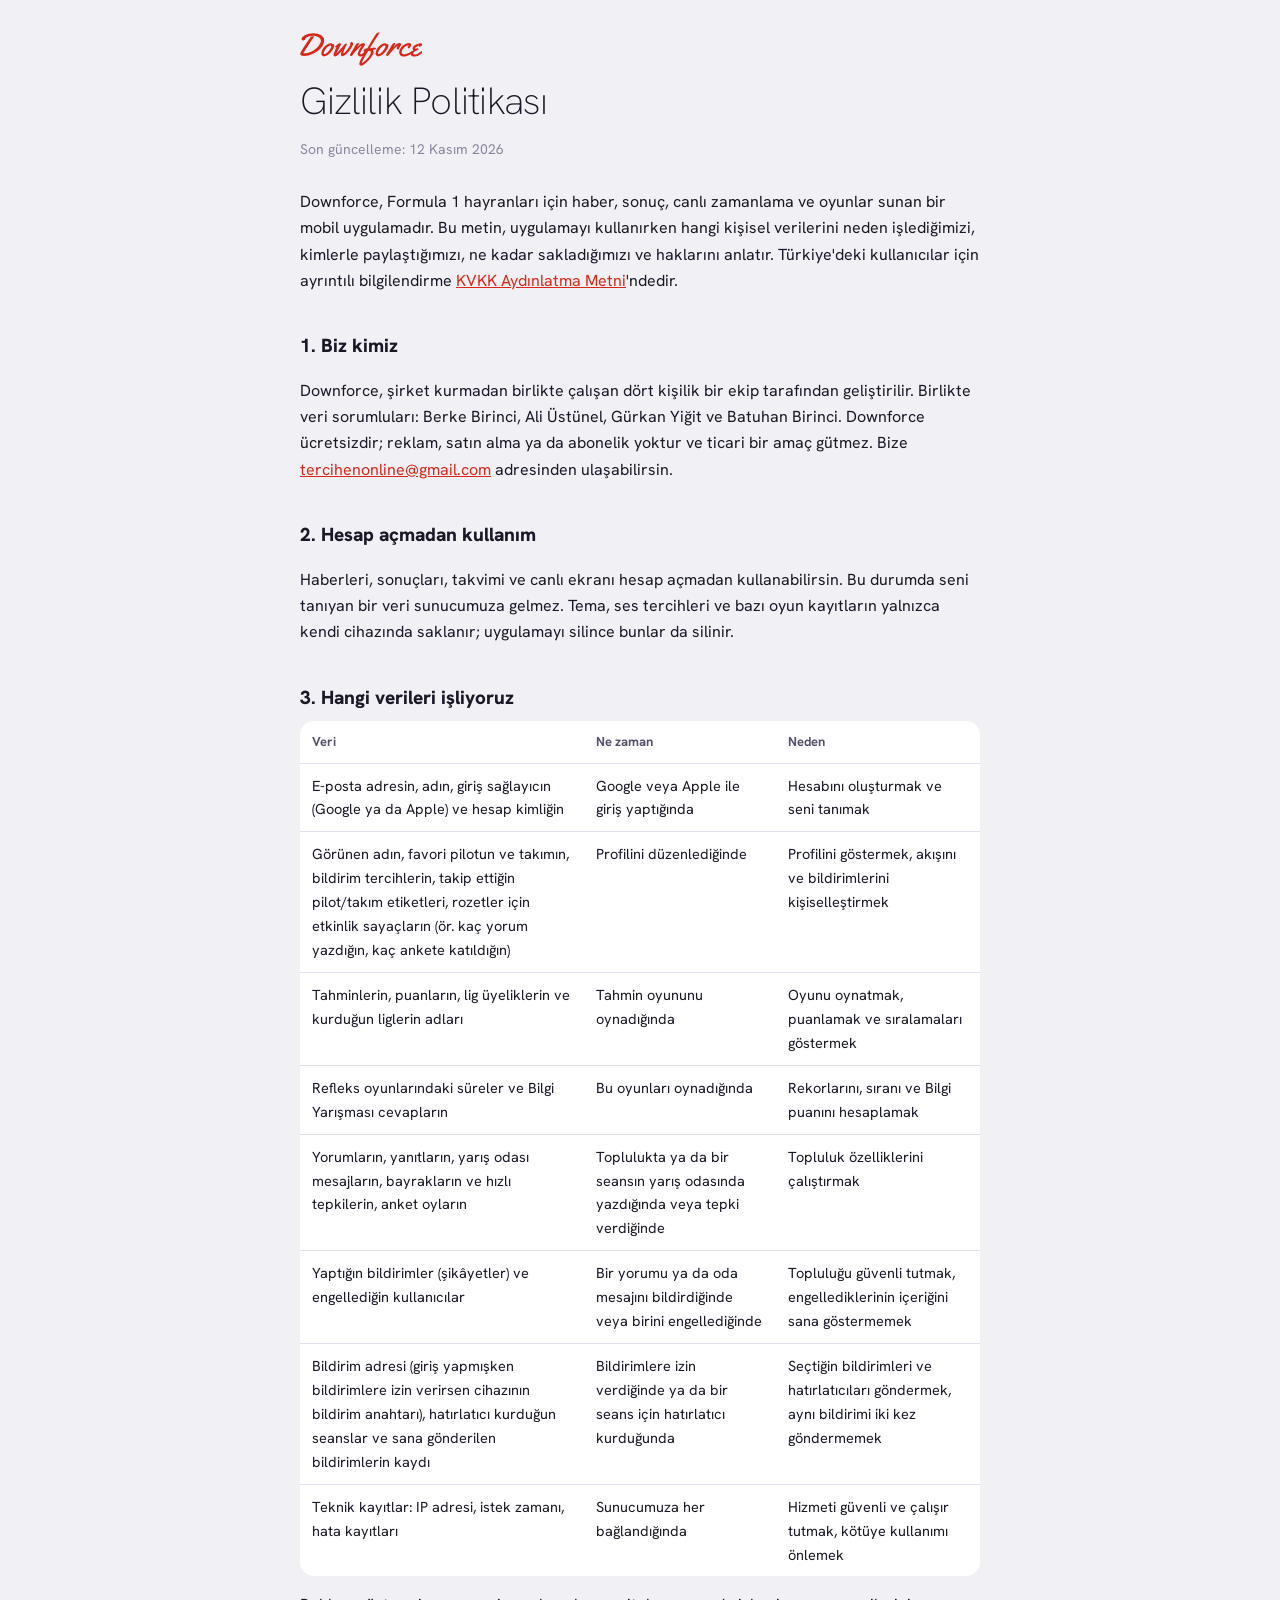
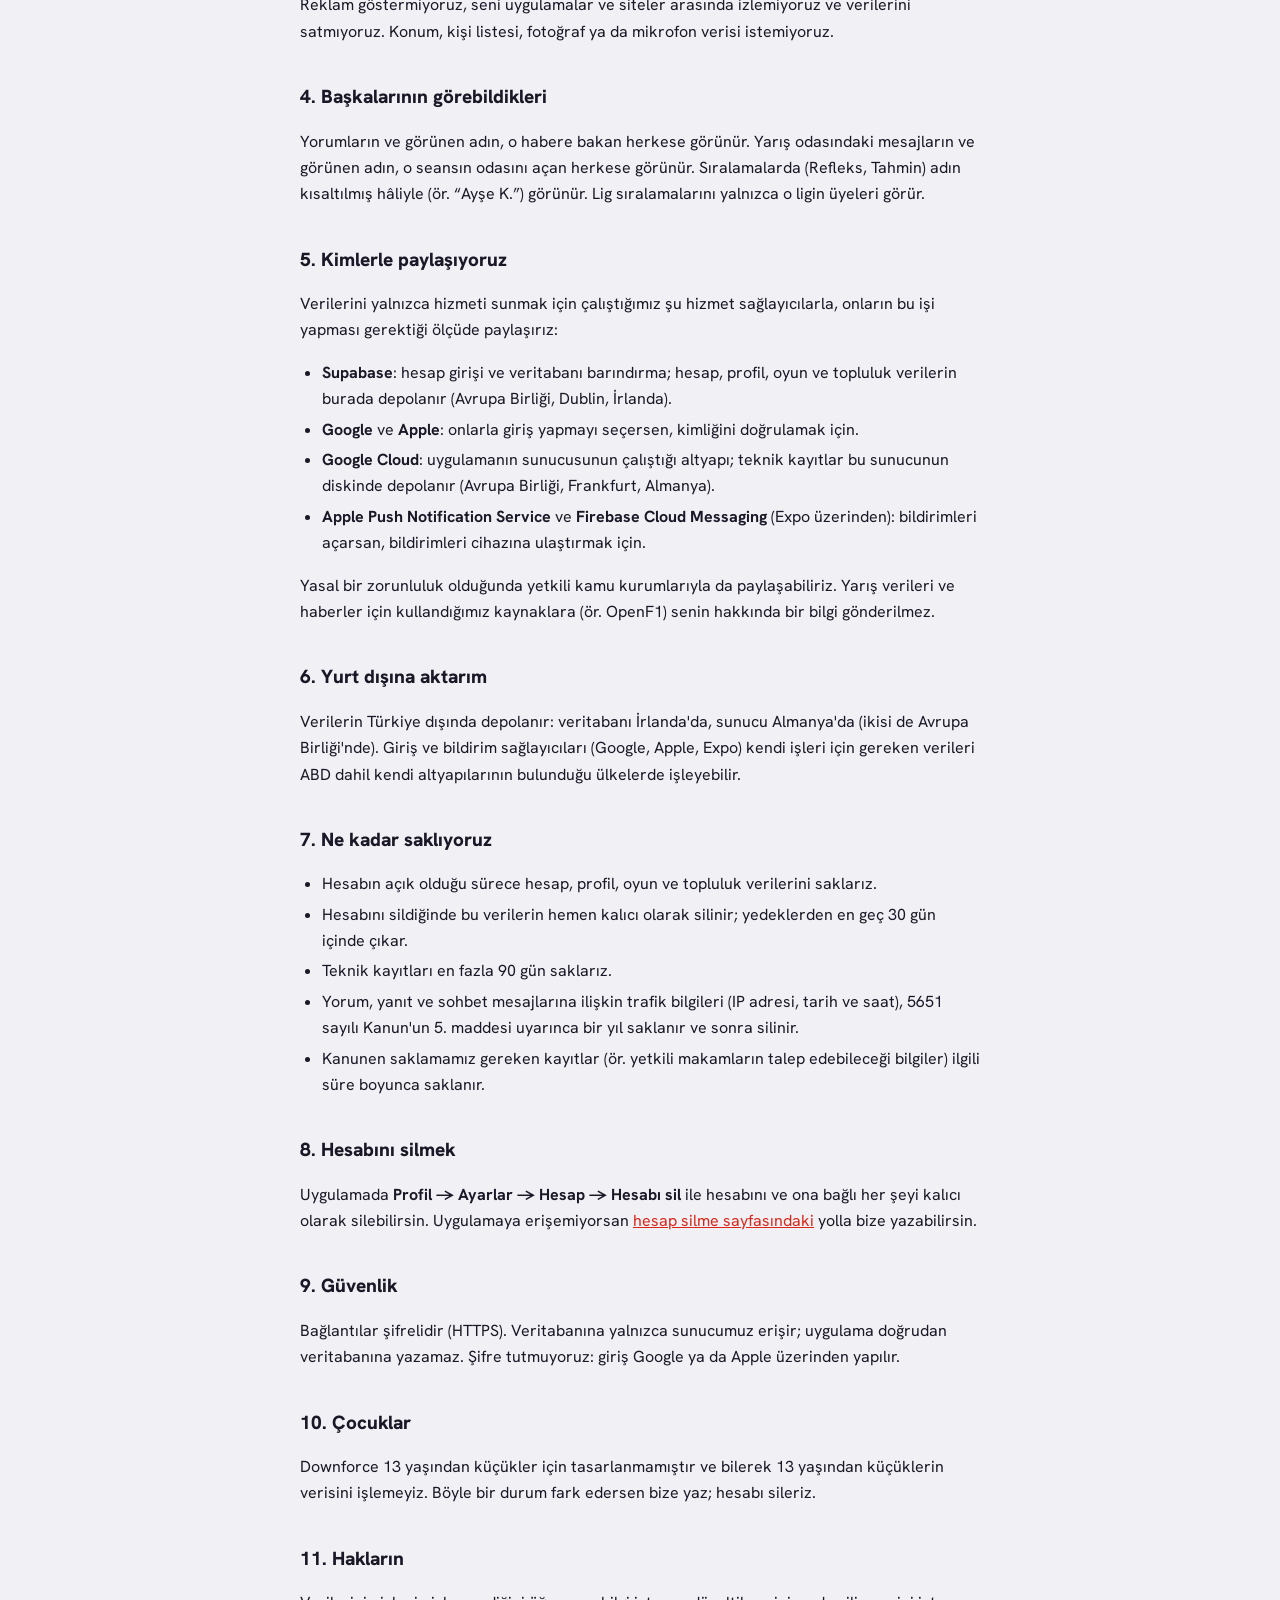
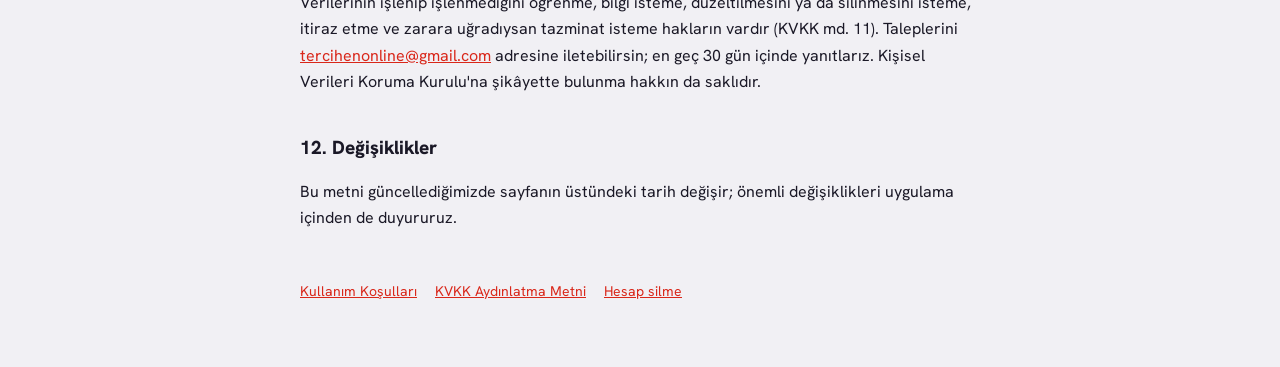
<file: gizlilik.html>
<!doctype html>
<html lang="tr">
<head>
<meta charset="utf-8">
<meta name="viewport" content="width=device-width, initial-scale=1">
<title>Gizlilik Politikası · Downforce</title>
<link rel="icon" type="image/png" href="img/favicon.png">
<link rel="preconnect" href="https://fonts.googleapis.com">
<link href="https://fonts.googleapis.com/css2?family=Hanken+Grotesk:wght@200;400;700;800&display=swap" rel="stylesheet">
<link rel="stylesheet" href="style.css">
</head>
<body><main>
<header>
  <a class="brand" href="index.html"><svg class="mark" viewBox="280 -1512 7730 2146" role="img" aria-label="Downforce"><path d="M481 -980 460 -983H456Q431 -983 404.5 -1003Q378 -1023 378 -1074Q378 -1125 433.5 -1190Q489 -1255 584 -1309.5Q679 -1364 820.5 -1399Q962 -1434 1119 -1434Q1440 -1434 1620.5 -1307.5Q1801 -1181 1801 -979Q1801 -853 1745 -727Q1689 -601 1595 -494.5Q1501 -388 1374 -295.5Q1247 -203 1108 -138Q808 0 534 0Q399 0 364 -22Q351 -29 338.5 -43.5Q326 -58 319 -63Q300 -75 300 -114.5Q300 -154 308 -186Q338 -293 577.5 -650.5Q817 -1008 978 -1227Q989 -1242 1091 -1249Q1133 -1249 1149 -1243Q1165 -1237 1165 -1221.5Q1165 -1206 1113 -1133.5Q1061 -1061 779 -626.5Q497 -192 497 -180Q497 -168 585.5 -168Q674 -168 803.5 -205.5Q933 -243 1047 -304Q1161 -365 1265 -445.5Q1369 -526 1443 -610Q1605 -794 1605 -937Q1605 -1080 1474.5 -1180Q1344 -1280 1117 -1280Q964 -1280 828 -1229Q692 -1178 641 -1138Q590 -1098 590 -1084Q590 -1076 602 -1076L645 -1084Q654 -1084 654 -1080Q654 -1076 637 -1066Q620 -1056 609.5 -1044.5Q599 -1033 557 -1007.5Q515 -982 481 -980Z M1925 -678Q2088 -809 2211 -809Q2266 -809 2294 -782Q2304 -773 2304 -766V-760Q2318 -762 2348 -762Q2378 -762 2409.5 -735Q2441 -708 2441 -652.5Q2441 -597 2402 -508.5Q2363 -420 2295 -328.5Q2227 -237 2145.5 -156.5Q2064 -76 1969.5 -24.5Q1875 27 1798 27Q1721 27 1674.5 -21.5Q1628 -70 1628 -156.5Q1628 -243 1670.5 -348Q1713 -453 1780 -533.5Q1847 -614 1925 -678ZM2247 -629H2240Q2205 -629 2205 -680Q2132 -656 2052 -596Q1972 -536 1909 -454Q1781 -290 1779 -177Q1779 -121 1820 -121Q1861 -121 1942 -175Q2023 -229 2102.5 -329Q2182 -429 2221.5 -502.5Q2261 -576 2261 -602.5Q2261 -629 2247 -629Z M3458 -743 3446 -791Q3446 -832 3474.5 -855.5Q3503 -879 3546 -879Q3630 -879 3630 -772Q3630 -695 3554 -559.5Q3478 -424 3374.5 -297.5Q3271 -171 3155 -77.5Q3039 16 2976.5 16Q2914 16 2888 -18Q2862 -52 2862 -83.5Q2862 -115 2865 -143Q2876 -241 2919 -330Q2812 -190 2689 -78.5Q2566 33 2483 33Q2443 33 2419 9Q2395 -15 2395 -72.5Q2395 -130 2464 -288.5Q2533 -447 2596 -543Q2573 -529 2555.5 -529Q2538 -529 2517.5 -548.5Q2497 -568 2497 -579Q2497 -590 2512 -611Q2527 -632 2627 -714.5Q2727 -797 2764 -797Q2801 -797 2834.5 -783Q2868 -769 2868 -744.5Q2868 -720 2729 -459Q2590 -198 2590 -176Q2590 -173 2592 -173Q2613 -173 2801.5 -387Q2990 -601 3098 -739Q3113 -764 3143 -764L3152 -763L3207 -774Q3220 -774 3232.5 -764Q3245 -754 3245 -746Q3245 -738 3209.5 -674Q3174 -610 3094 -432Q3014 -254 3014 -182Q3014 -164 3027 -164Q3065 -164 3185.5 -301.5Q3306 -439 3382 -565Q3458 -691 3458 -743Z M4075 -154Q4075 -110 4135 -110Q4167 -110 4215.5 -142Q4264 -174 4303 -212Q4407 -315 4421 -315Q4447 -315 4447 -240Q4447 -165 4400 -137Q4257 -8 4179 20Q4135 35 4082 34Q4029 33 3977 -12Q3925 -57 3925 -121.5Q3925 -186 3959 -268Q3993 -350 4028.5 -408.5Q4064 -467 4116 -544.5Q4168 -622 4171 -641L4169 -643Q4136 -640 4005.5 -513Q3875 -386 3790 -292Q3705 -198 3587 -41Q3554 2 3533 2Q3512 2 3476.5 -11.5Q3441 -25 3433 -31Q3425 -37 3425 -49Q3425 -61 3432 -78.5Q3439 -96 3445.5 -107.5Q3452 -119 3467 -143Q3482 -167 3526.5 -244.5Q3571 -322 3663 -476Q3755 -630 3773 -662Q3811 -728 3835 -758Q3880 -815 3987 -815Q4011 -815 4011 -785Q4011 -738 3924 -608L3882 -545Q4055 -737 4174 -788Q4232 -813 4278.5 -813Q4325 -813 4352.5 -788Q4380 -763 4380 -732.5Q4380 -702 4359 -659.5Q4338 -617 4316.5 -583.5Q4295 -550 4260 -499Q4225 -448 4222 -443.5Q4219 -439 4206.5 -419.5Q4194 -400 4188 -391Q4182 -382 4168 -359.5Q4154 -337 4145.5 -322Q4137 -307 4124.5 -285Q4112 -263 4104.5 -247Q4097 -231 4089 -212Q4075 -177 4075 -154Z M4297 -322 4289 -350Q4289 -358 4297 -363.5Q4305 -369 4317.5 -386Q4330 -403 4335.5 -408Q4341 -413 4351.5 -422.5Q4362 -432 4369 -438Q4389 -455 4397 -457.5Q4405 -460 4425 -466Q4487 -486 4530 -494Q4785 -920 4939.5 -1160.5Q5094 -1401 5115.5 -1426.5Q5137 -1452 5192 -1472Q5247 -1492 5272.5 -1491.5Q5298 -1491 5298 -1469Q5298 -1460 5291.5 -1445Q5285 -1430 5182 -1268Q4801 -671 4694 -494L4719 -485Q4951 -528 4960.5 -528Q4970 -528 5008.5 -514.5Q5047 -501 5059 -499Q5082 -495 5082 -461.5Q5082 -428 5061 -424Q5044 -421 4979.5 -404.5Q4915 -388 4876 -379Q4929 -316 4929 -245Q4929 -174 4866 -57.5Q4803 59 4705 173Q4607 287 4499.5 388Q4392 489 4293 551.5Q4194 614 4146.5 614Q4099 614 4061.5 588.5Q4024 563 4024 513Q4024 463 4044.5 396.5Q4065 330 4089 274.5Q4113 219 4171 115Q4233 3 4395 -268Q4367 -263 4352 -263Q4337 -263 4324 -270Q4311 -277 4306 -288Q4297 -308 4297 -322ZM4696 -336 4585 -311Q4568 -283 4532.5 -222.5Q4497 -162 4474.5 -124Q4452 -86 4417 -26Q4382 34 4358.5 75Q4335 116 4306.5 167.5Q4278 219 4259.5 255.5Q4241 292 4224 328Q4191 398 4191 419Q4191 440 4202 440Q4222 440 4284.5 394.5Q4347 349 4425.5 272.5Q4504 196 4578.5 109Q4653 22 4704 -73.5Q4755 -169 4755 -229.5Q4755 -290 4696 -336Z M5346 -678Q5509 -809 5632 -809Q5687 -809 5715 -782Q5725 -773 5725 -766V-760Q5739 -762 5769 -762Q5799 -762 5830.5 -735Q5862 -708 5862 -652.5Q5862 -597 5823 -508.5Q5784 -420 5716 -328.5Q5648 -237 5566.5 -156.5Q5485 -76 5390.5 -24.5Q5296 27 5219 27Q5142 27 5095.5 -21.5Q5049 -70 5049 -156.5Q5049 -243 5091.5 -348Q5134 -453 5201 -533.5Q5268 -614 5346 -678ZM5668 -629H5661Q5626 -629 5626 -680Q5553 -656 5473 -596Q5393 -536 5330 -454Q5202 -290 5200 -177Q5200 -121 5241 -121Q5282 -121 5363 -175Q5444 -229 5523.5 -329Q5603 -429 5642.5 -502.5Q5682 -576 5682 -602.5Q5682 -629 5668 -629Z M6167 -545Q6403 -813 6569 -813Q6610 -813 6636.5 -788.5Q6663 -764 6663 -725Q6663 -686 6607.5 -594.5Q6552 -503 6505 -440Q6480 -408 6448.5 -408Q6417 -408 6399.5 -431Q6382 -454 6382 -485Q6382 -554 6456 -641L6454 -643Q6421 -640 6290.5 -513Q6160 -386 6068.5 -285.5Q5977 -185 5870 -41Q5839 2 5817.5 2Q5796 2 5760.5 -11.5Q5725 -25 5717.5 -31Q5710 -37 5710 -51Q5710 -65 5718 -83.5Q5726 -102 5747.5 -136Q5769 -170 5812.5 -246Q5856 -322 5948 -476Q6040 -630 6058 -662Q6096 -728 6120 -758Q6165 -815 6272 -815Q6296 -815 6296 -785Q6296 -738 6209 -608Z M7340 -314Q7360 -314 7360 -268.5Q7360 -223 7315.5 -170.5Q7271 -118 7205 -81.5Q7139 -45 7064 -18Q6915 37 6810.5 37Q6706 37 6622 -31.5Q6538 -100 6538 -210.5Q6538 -321 6593 -431.5Q6648 -542 6734.5 -625.5Q6821 -709 6935.5 -761Q7050 -813 7162 -813Q7216 -813 7259 -782Q7302 -751 7302 -697Q7302 -643 7248.5 -567.5Q7195 -492 7140 -492Q7076 -492 7076 -553Q7076 -569 7106 -610Q7136 -651 7136 -665.5Q7136 -680 7125 -680Q7070 -680 7007 -642Q6944 -604 6892.5 -562Q6841 -520 6795 -468Q6695 -355 6695 -233Q6695 -184 6726.5 -148.5Q6758 -113 6832.5 -113Q6907 -113 6982 -130.5Q7057 -148 7105.5 -168.5Q7154 -189 7205.5 -222Q7257 -255 7272 -267.5Q7287 -280 7307 -297Q7327 -314 7340 -314Z M7990 -748Q7990 -682 7936.5 -632Q7883 -582 7815 -582Q7793 -582 7786 -592.5Q7779 -603 7779 -620Q7779 -637 7783 -653Q7747 -641 7703 -616Q7659 -591 7595 -542Q7531 -493 7531 -469Q7531 -461 7554.5 -461Q7578 -461 7627 -477.5Q7676 -494 7695.5 -494Q7715 -494 7721 -492Q7734 -485 7749 -461.5Q7764 -438 7764 -424.5Q7764 -411 7738 -389Q7712 -367 7679 -355.5Q7646 -344 7635 -338Q7424 -220 7424 -176Q7424 -98 7557 -98Q7642 -98 7728 -152Q7801 -198 7859.5 -245.5Q7918 -293 7933.5 -304Q7949 -315 7957 -315Q7983 -315 7983 -257Q7983 -199 7976 -180.5Q7969 -162 7936 -135Q7722 39 7531 39Q7429 39 7368 11Q7256 -40 7256 -145Q7256 -283 7447 -354Q7409 -371 7398 -397.5Q7387 -424 7387 -482.5Q7387 -541 7441.5 -606.5Q7496 -672 7575 -714Q7751 -809 7889 -809Q7922 -809 7956 -793Q7990 -777 7990 -748Z" fill="currentColor"/></svg></a>
  <h1>Gizlilik Politikası</h1>
  <p class="meta">Son güncelleme: 12 Kasım 2026</p>
</header>

<p>Downforce, Formula 1 hayranları için haber, sonuç, canlı zamanlama ve oyunlar sunan bir mobil uygulamadır. Bu metin, uygulamayı kullanırken hangi kişisel verilerini neden işlediğimizi, kimlerle paylaştığımızı, ne kadar sakladığımızı ve haklarını anlatır. Türkiye'deki kullanıcılar için ayrıntılı bilgilendirme <a href="kvkk.html">KVKK Aydınlatma Metni</a>'ndedir.</p>

<h2>1. Biz kimiz</h2>
<p>Downforce, şirket kurmadan birlikte çalışan dört kişilik bir ekip tarafından geliştirilir. Birlikte veri sorumluları: Berke Birinci, Ali Üstünel, Gürkan Yiğit ve Batuhan Birinci. Downforce ücretsizdir; reklam, satın alma ya da abonelik yoktur ve ticari bir amaç gütmez. Bize <a href="mailto:tercihenonline@gmail.com">tercihenonline@gmail.com</a> adresinden ulaşabilirsin.</p>

<h2>2. Hesap açmadan kullanım</h2>
<p>Haberleri, sonuçları, takvimi ve canlı ekranı hesap açmadan kullanabilirsin. Bu durumda seni tanıyan bir veri sunucumuza gelmez. Tema, ses tercihleri ve bazı oyun kayıtların yalnızca kendi cihazında saklanır; uygulamayı silince bunlar da silinir.</p>

<h2>3. Hangi verileri işliyoruz</h2>
<table>
  <tr><th>Veri</th><th>Ne zaman</th><th>Neden</th></tr>
  <tr><td>E-posta adresin, adın, giriş sağlayıcın (Google ya da Apple) ve hesap kimliğin</td><td>Google veya Apple ile giriş yaptığında</td><td>Hesabını oluşturmak ve seni tanımak</td></tr>
  <tr><td>Görünen adın, favori pilotun ve takımın, bildirim tercihlerin, takip ettiğin pilot/takım etiketleri, rozetler için etkinlik sayaçların (ör. kaç yorum yazdığın, kaç ankete katıldığın)</td><td>Profilini düzenlediğinde</td><td>Profilini göstermek, akışını ve bildirimlerini kişiselleştirmek</td></tr>
  <tr><td>Tahminlerin, puanların, lig üyeliklerin ve kurduğun liglerin adları</td><td>Tahmin oyununu oynadığında</td><td>Oyunu oynatmak, puanlamak ve sıralamaları göstermek</td></tr>
  <tr><td>Refleks oyunlarındaki süreler ve Bilgi Yarışması cevapların</td><td>Bu oyunları oynadığında</td><td>Rekorlarını, sıranı ve Bilgi puanını hesaplamak</td></tr>
  <tr><td>Yorumların, yanıtların, yarış odası mesajların, bayrakların ve hızlı tepkilerin, anket oyların</td><td>Toplulukta ya da bir seansın yarış odasında yazdığında veya tepki verdiğinde</td><td>Topluluk özelliklerini çalıştırmak</td></tr>
  <tr><td>Yaptığın bildirimler (şikâyetler) ve engellediğin kullanıcılar</td><td>Bir yorumu ya da oda mesajını bildirdiğinde veya birini engellediğinde</td><td>Topluluğu güvenli tutmak, engellediklerinin içeriğini sana göstermemek</td></tr>
  <tr><td>Bildirim adresi (giriş yapmışken bildirimlere izin verirsen cihazının bildirim anahtarı), hatırlatıcı kurduğun seanslar ve sana gönderilen bildirimlerin kaydı</td><td>Bildirimlere izin verdiğinde ya da bir seans için hatırlatıcı kurduğunda</td><td>Seçtiğin bildirimleri ve hatırlatıcıları göndermek, aynı bildirimi iki kez göndermemek</td></tr>
  <tr><td>Teknik kayıtlar: IP adresi, istek zamanı, hata kayıtları</td><td>Sunucumuza her bağlandığında</td><td>Hizmeti güvenli ve çalışır tutmak, kötüye kullanımı önlemek</td></tr>
</table>
<p>Reklam göstermiyoruz, seni uygulamalar ve siteler arasında izlemiyoruz ve verilerini satmıyoruz. Konum, kişi listesi, fotoğraf ya da mikrofon verisi istemiyoruz.</p>

<h2>4. Başkalarının görebildikleri</h2>
<p>Yorumların ve görünen adın, o habere bakan herkese görünür. Yarış odasındaki mesajların ve görünen adın, o seansın odasını açan herkese görünür. Sıralamalarda (Refleks, Tahmin) adın kısaltılmış hâliyle (ör. “Ayşe K.”) görünür. Lig sıralamalarını yalnızca o ligin üyeleri görür.</p>

<h2>5. Kimlerle paylaşıyoruz</h2>
<p>Verilerini yalnızca hizmeti sunmak için çalıştığımız şu hizmet sağlayıcılarla, onların bu işi yapması gerektiği ölçüde paylaşırız:</p>
<ul>
  <li><b>Supabase</b>: hesap girişi ve veritabanı barındırma; hesap, profil, oyun ve topluluk verilerin burada depolanır (Avrupa Birliği, Dublin, İrlanda).</li>
  <li><b>Google</b> ve <b>Apple</b>: onlarla giriş yapmayı seçersen, kimliğini doğrulamak için.</li>
  <li><b>Google Cloud</b>: uygulamanın sunucusunun çalıştığı altyapı; teknik kayıtlar bu sunucunun diskinde depolanır (Avrupa Birliği, Frankfurt, Almanya).</li>
  <li><b>Apple Push Notification Service</b> ve <b>Firebase Cloud Messaging</b> (Expo üzerinden): bildirimleri açarsan, bildirimleri cihazına ulaştırmak için.</li>
</ul>
<p>Yasal bir zorunluluk olduğunda yetkili kamu kurumlarıyla da paylaşabiliriz. Yarış verileri ve haberler için kullandığımız kaynaklara (ör. OpenF1) senin hakkında bir bilgi gönderilmez.</p>

<h2>6. Yurt dışına aktarım</h2>
<p>Verilerin Türkiye dışında depolanır: veritabanı İrlanda'da, sunucu Almanya'da (ikisi de Avrupa Birliği'nde). Giriş ve bildirim sağlayıcıları (Google, Apple, Expo) kendi işleri için gereken verileri ABD dahil kendi altyapılarının bulunduğu ülkelerde işleyebilir.</p>

<h2>7. Ne kadar saklıyoruz</h2>
<ul>
  <li>Hesabın açık olduğu sürece hesap, profil, oyun ve topluluk verilerini saklarız.</li>
  <li>Hesabını sildiğinde bu verilerin hemen kalıcı olarak silinir; yedeklerden en geç 30 gün içinde çıkar.</li>
  <li>Teknik kayıtları en fazla 90 gün saklarız.</li>
  <li>Yorum, yanıt ve sohbet mesajlarına ilişkin trafik bilgileri (IP adresi, tarih ve saat), 5651 sayılı Kanun'un 5. maddesi uyarınca bir yıl saklanır ve sonra silinir.</li>
  <li>Kanunen saklamamız gereken kayıtlar (ör. yetkili makamların talep edebileceği bilgiler) ilgili süre boyunca saklanır.</li>
</ul>

<h2>8. Hesabını silmek</h2>
<p>Uygulamada <b>Profil → Ayarlar → Hesap → Hesabı sil</b> ile hesabını ve ona bağlı her şeyi kalıcı olarak silebilirsin. Uygulamaya erişemiyorsan <a href="hesap-silme.html">hesap silme sayfasındaki</a> yolla bize yazabilirsin.</p>

<h2>9. Güvenlik</h2>
<p>Bağlantılar şifrelidir (HTTPS). Veritabanına yalnızca sunucumuz erişir; uygulama doğrudan veritabanına yazamaz. Şifre tutmuyoruz: giriş Google ya da Apple üzerinden yapılır.</p>

<h2>10. Çocuklar</h2>
<p>Downforce 13 yaşından küçükler için tasarlanmamıştır ve bilerek 13 yaşından küçüklerin verisini işlemeyiz. Böyle bir durum fark edersen bize yaz; hesabı sileriz.</p>

<h2>11. Hakların</h2>
<p>Verilerinin işlenip işlenmediğini öğrenme, bilgi isteme, düzeltilmesini ya da silinmesini isteme, itiraz etme ve zarara uğradıysan tazminat isteme hakların vardır (KVKK md. 11). Taleplerini <a href="mailto:tercihenonline@gmail.com">tercihenonline@gmail.com</a> adresine iletebilirsin; en geç 30 gün içinde yanıtlarız. Kişisel Verileri Koruma Kurulu'na şikâyette bulunma hakkın da saklıdır.</p>

<h2>12. Değişiklikler</h2>
<p>Bu metni güncellediğimizde sayfanın üstündeki tarih değişir; önemli değişiklikleri uygulama içinden de duyururuz.</p>

<nav><a href="kosullar.html">Kullanım Koşulları</a><a href="kvkk.html">KVKK Aydınlatma Metni</a><a href="hesap-silme.html">Hesap silme</a></nav>
</main></body>
</html>
</file>
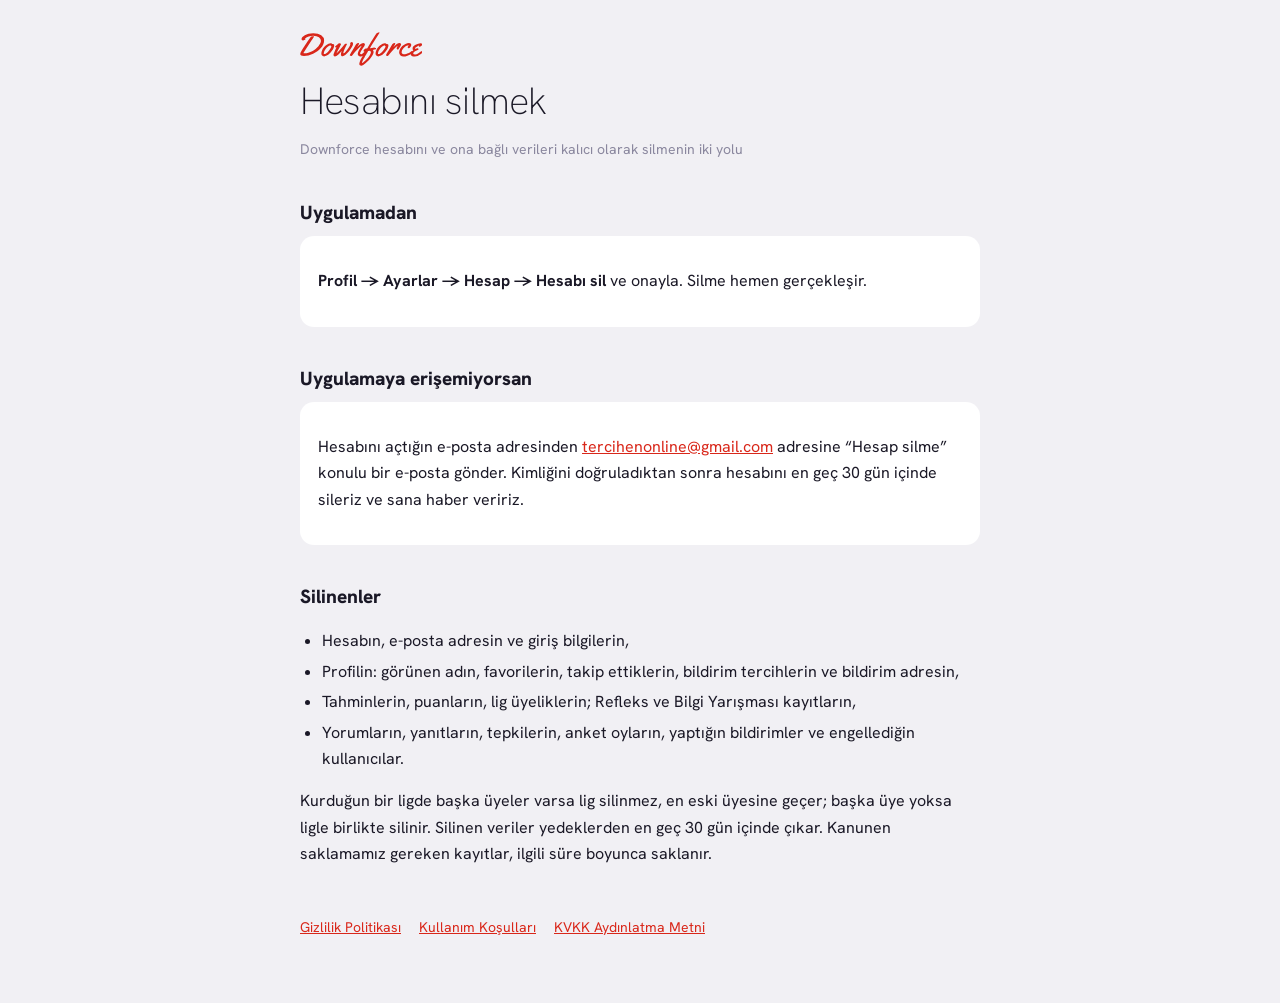
<file: hesap-silme.html>
<!doctype html>
<html lang="tr">
<head>
<meta charset="utf-8">
<meta name="viewport" content="width=device-width, initial-scale=1">
<title>Hesap Silme · Downforce</title>
<link rel="icon" type="image/png" href="img/favicon.png">
<link rel="preconnect" href="https://fonts.googleapis.com">
<link href="https://fonts.googleapis.com/css2?family=Hanken+Grotesk:wght@200;400;700;800&display=swap" rel="stylesheet">
<link rel="stylesheet" href="style.css">
</head>
<body><main>
<header>
  <a class="brand" href="index.html"><svg class="mark" viewBox="280 -1512 7730 2146" role="img" aria-label="Downforce"><path d="M481 -980 460 -983H456Q431 -983 404.5 -1003Q378 -1023 378 -1074Q378 -1125 433.5 -1190Q489 -1255 584 -1309.5Q679 -1364 820.5 -1399Q962 -1434 1119 -1434Q1440 -1434 1620.5 -1307.5Q1801 -1181 1801 -979Q1801 -853 1745 -727Q1689 -601 1595 -494.5Q1501 -388 1374 -295.5Q1247 -203 1108 -138Q808 0 534 0Q399 0 364 -22Q351 -29 338.5 -43.5Q326 -58 319 -63Q300 -75 300 -114.5Q300 -154 308 -186Q338 -293 577.5 -650.5Q817 -1008 978 -1227Q989 -1242 1091 -1249Q1133 -1249 1149 -1243Q1165 -1237 1165 -1221.5Q1165 -1206 1113 -1133.5Q1061 -1061 779 -626.5Q497 -192 497 -180Q497 -168 585.5 -168Q674 -168 803.5 -205.5Q933 -243 1047 -304Q1161 -365 1265 -445.5Q1369 -526 1443 -610Q1605 -794 1605 -937Q1605 -1080 1474.5 -1180Q1344 -1280 1117 -1280Q964 -1280 828 -1229Q692 -1178 641 -1138Q590 -1098 590 -1084Q590 -1076 602 -1076L645 -1084Q654 -1084 654 -1080Q654 -1076 637 -1066Q620 -1056 609.5 -1044.5Q599 -1033 557 -1007.5Q515 -982 481 -980Z M1925 -678Q2088 -809 2211 -809Q2266 -809 2294 -782Q2304 -773 2304 -766V-760Q2318 -762 2348 -762Q2378 -762 2409.5 -735Q2441 -708 2441 -652.5Q2441 -597 2402 -508.5Q2363 -420 2295 -328.5Q2227 -237 2145.5 -156.5Q2064 -76 1969.5 -24.5Q1875 27 1798 27Q1721 27 1674.5 -21.5Q1628 -70 1628 -156.5Q1628 -243 1670.5 -348Q1713 -453 1780 -533.5Q1847 -614 1925 -678ZM2247 -629H2240Q2205 -629 2205 -680Q2132 -656 2052 -596Q1972 -536 1909 -454Q1781 -290 1779 -177Q1779 -121 1820 -121Q1861 -121 1942 -175Q2023 -229 2102.5 -329Q2182 -429 2221.5 -502.5Q2261 -576 2261 -602.5Q2261 -629 2247 -629Z M3458 -743 3446 -791Q3446 -832 3474.5 -855.5Q3503 -879 3546 -879Q3630 -879 3630 -772Q3630 -695 3554 -559.5Q3478 -424 3374.5 -297.5Q3271 -171 3155 -77.5Q3039 16 2976.5 16Q2914 16 2888 -18Q2862 -52 2862 -83.5Q2862 -115 2865 -143Q2876 -241 2919 -330Q2812 -190 2689 -78.5Q2566 33 2483 33Q2443 33 2419 9Q2395 -15 2395 -72.5Q2395 -130 2464 -288.5Q2533 -447 2596 -543Q2573 -529 2555.5 -529Q2538 -529 2517.5 -548.5Q2497 -568 2497 -579Q2497 -590 2512 -611Q2527 -632 2627 -714.5Q2727 -797 2764 -797Q2801 -797 2834.5 -783Q2868 -769 2868 -744.5Q2868 -720 2729 -459Q2590 -198 2590 -176Q2590 -173 2592 -173Q2613 -173 2801.5 -387Q2990 -601 3098 -739Q3113 -764 3143 -764L3152 -763L3207 -774Q3220 -774 3232.5 -764Q3245 -754 3245 -746Q3245 -738 3209.5 -674Q3174 -610 3094 -432Q3014 -254 3014 -182Q3014 -164 3027 -164Q3065 -164 3185.5 -301.5Q3306 -439 3382 -565Q3458 -691 3458 -743Z M4075 -154Q4075 -110 4135 -110Q4167 -110 4215.5 -142Q4264 -174 4303 -212Q4407 -315 4421 -315Q4447 -315 4447 -240Q4447 -165 4400 -137Q4257 -8 4179 20Q4135 35 4082 34Q4029 33 3977 -12Q3925 -57 3925 -121.5Q3925 -186 3959 -268Q3993 -350 4028.5 -408.5Q4064 -467 4116 -544.5Q4168 -622 4171 -641L4169 -643Q4136 -640 4005.5 -513Q3875 -386 3790 -292Q3705 -198 3587 -41Q3554 2 3533 2Q3512 2 3476.5 -11.5Q3441 -25 3433 -31Q3425 -37 3425 -49Q3425 -61 3432 -78.5Q3439 -96 3445.5 -107.5Q3452 -119 3467 -143Q3482 -167 3526.5 -244.5Q3571 -322 3663 -476Q3755 -630 3773 -662Q3811 -728 3835 -758Q3880 -815 3987 -815Q4011 -815 4011 -785Q4011 -738 3924 -608L3882 -545Q4055 -737 4174 -788Q4232 -813 4278.5 -813Q4325 -813 4352.5 -788Q4380 -763 4380 -732.5Q4380 -702 4359 -659.5Q4338 -617 4316.5 -583.5Q4295 -550 4260 -499Q4225 -448 4222 -443.5Q4219 -439 4206.5 -419.5Q4194 -400 4188 -391Q4182 -382 4168 -359.5Q4154 -337 4145.5 -322Q4137 -307 4124.5 -285Q4112 -263 4104.5 -247Q4097 -231 4089 -212Q4075 -177 4075 -154Z M4297 -322 4289 -350Q4289 -358 4297 -363.5Q4305 -369 4317.5 -386Q4330 -403 4335.5 -408Q4341 -413 4351.5 -422.5Q4362 -432 4369 -438Q4389 -455 4397 -457.5Q4405 -460 4425 -466Q4487 -486 4530 -494Q4785 -920 4939.5 -1160.5Q5094 -1401 5115.5 -1426.5Q5137 -1452 5192 -1472Q5247 -1492 5272.5 -1491.5Q5298 -1491 5298 -1469Q5298 -1460 5291.5 -1445Q5285 -1430 5182 -1268Q4801 -671 4694 -494L4719 -485Q4951 -528 4960.5 -528Q4970 -528 5008.5 -514.5Q5047 -501 5059 -499Q5082 -495 5082 -461.5Q5082 -428 5061 -424Q5044 -421 4979.5 -404.5Q4915 -388 4876 -379Q4929 -316 4929 -245Q4929 -174 4866 -57.5Q4803 59 4705 173Q4607 287 4499.5 388Q4392 489 4293 551.5Q4194 614 4146.5 614Q4099 614 4061.5 588.5Q4024 563 4024 513Q4024 463 4044.5 396.5Q4065 330 4089 274.5Q4113 219 4171 115Q4233 3 4395 -268Q4367 -263 4352 -263Q4337 -263 4324 -270Q4311 -277 4306 -288Q4297 -308 4297 -322ZM4696 -336 4585 -311Q4568 -283 4532.5 -222.5Q4497 -162 4474.5 -124Q4452 -86 4417 -26Q4382 34 4358.5 75Q4335 116 4306.5 167.5Q4278 219 4259.5 255.5Q4241 292 4224 328Q4191 398 4191 419Q4191 440 4202 440Q4222 440 4284.5 394.5Q4347 349 4425.5 272.5Q4504 196 4578.5 109Q4653 22 4704 -73.5Q4755 -169 4755 -229.5Q4755 -290 4696 -336Z M5346 -678Q5509 -809 5632 -809Q5687 -809 5715 -782Q5725 -773 5725 -766V-760Q5739 -762 5769 -762Q5799 -762 5830.5 -735Q5862 -708 5862 -652.5Q5862 -597 5823 -508.5Q5784 -420 5716 -328.5Q5648 -237 5566.5 -156.5Q5485 -76 5390.5 -24.5Q5296 27 5219 27Q5142 27 5095.5 -21.5Q5049 -70 5049 -156.5Q5049 -243 5091.5 -348Q5134 -453 5201 -533.5Q5268 -614 5346 -678ZM5668 -629H5661Q5626 -629 5626 -680Q5553 -656 5473 -596Q5393 -536 5330 -454Q5202 -290 5200 -177Q5200 -121 5241 -121Q5282 -121 5363 -175Q5444 -229 5523.5 -329Q5603 -429 5642.5 -502.5Q5682 -576 5682 -602.5Q5682 -629 5668 -629Z M6167 -545Q6403 -813 6569 -813Q6610 -813 6636.5 -788.5Q6663 -764 6663 -725Q6663 -686 6607.5 -594.5Q6552 -503 6505 -440Q6480 -408 6448.5 -408Q6417 -408 6399.5 -431Q6382 -454 6382 -485Q6382 -554 6456 -641L6454 -643Q6421 -640 6290.5 -513Q6160 -386 6068.5 -285.5Q5977 -185 5870 -41Q5839 2 5817.5 2Q5796 2 5760.5 -11.5Q5725 -25 5717.5 -31Q5710 -37 5710 -51Q5710 -65 5718 -83.5Q5726 -102 5747.5 -136Q5769 -170 5812.5 -246Q5856 -322 5948 -476Q6040 -630 6058 -662Q6096 -728 6120 -758Q6165 -815 6272 -815Q6296 -815 6296 -785Q6296 -738 6209 -608Z M7340 -314Q7360 -314 7360 -268.5Q7360 -223 7315.5 -170.5Q7271 -118 7205 -81.5Q7139 -45 7064 -18Q6915 37 6810.5 37Q6706 37 6622 -31.5Q6538 -100 6538 -210.5Q6538 -321 6593 -431.5Q6648 -542 6734.5 -625.5Q6821 -709 6935.5 -761Q7050 -813 7162 -813Q7216 -813 7259 -782Q7302 -751 7302 -697Q7302 -643 7248.5 -567.5Q7195 -492 7140 -492Q7076 -492 7076 -553Q7076 -569 7106 -610Q7136 -651 7136 -665.5Q7136 -680 7125 -680Q7070 -680 7007 -642Q6944 -604 6892.5 -562Q6841 -520 6795 -468Q6695 -355 6695 -233Q6695 -184 6726.5 -148.5Q6758 -113 6832.5 -113Q6907 -113 6982 -130.5Q7057 -148 7105.5 -168.5Q7154 -189 7205.5 -222Q7257 -255 7272 -267.5Q7287 -280 7307 -297Q7327 -314 7340 -314Z M7990 -748Q7990 -682 7936.5 -632Q7883 -582 7815 -582Q7793 -582 7786 -592.5Q7779 -603 7779 -620Q7779 -637 7783 -653Q7747 -641 7703 -616Q7659 -591 7595 -542Q7531 -493 7531 -469Q7531 -461 7554.5 -461Q7578 -461 7627 -477.5Q7676 -494 7695.5 -494Q7715 -494 7721 -492Q7734 -485 7749 -461.5Q7764 -438 7764 -424.5Q7764 -411 7738 -389Q7712 -367 7679 -355.5Q7646 -344 7635 -338Q7424 -220 7424 -176Q7424 -98 7557 -98Q7642 -98 7728 -152Q7801 -198 7859.5 -245.5Q7918 -293 7933.5 -304Q7949 -315 7957 -315Q7983 -315 7983 -257Q7983 -199 7976 -180.5Q7969 -162 7936 -135Q7722 39 7531 39Q7429 39 7368 11Q7256 -40 7256 -145Q7256 -283 7447 -354Q7409 -371 7398 -397.5Q7387 -424 7387 -482.5Q7387 -541 7441.5 -606.5Q7496 -672 7575 -714Q7751 -809 7889 -809Q7922 -809 7956 -793Q7990 -777 7990 -748Z" fill="currentColor"/></svg></a>
  <h1>Hesabını silmek</h1>
  <p class="meta">Downforce hesabını ve ona bağlı verileri kalıcı olarak silmenin iki yolu</p>
</header>

<h2>Uygulamadan</h2>
<div class="box">
  <p><b>Profil → Ayarlar → Hesap → Hesabı sil</b> ve onayla. Silme hemen gerçekleşir.</p>
</div>

<h2>Uygulamaya erişemiyorsan</h2>
<div class="box">
  <p>Hesabını açtığın e-posta adresinden <a href="mailto:tercihenonline@gmail.com">tercihenonline@gmail.com</a> adresine “Hesap silme” konulu bir e-posta gönder. Kimliğini doğruladıktan sonra hesabını en geç 30 gün içinde sileriz ve sana haber veririz.</p>
</div>

<h2>Silinenler</h2>
<ul>
  <li>Hesabın, e-posta adresin ve giriş bilgilerin,</li>
  <li>Profilin: görünen adın, favorilerin, takip ettiklerin, bildirim tercihlerin ve bildirim adresin,</li>
  <li>Tahminlerin, puanların, lig üyeliklerin; Refleks ve Bilgi Yarışması kayıtların,</li>
  <li>Yorumların, yanıtların, tepkilerin, anket oyların, yaptığın bildirimler ve engellediğin kullanıcılar.</li>
</ul>
<p>Kurduğun bir ligde başka üyeler varsa lig silinmez, en eski üyesine geçer; başka üye yoksa ligle birlikte silinir. Silinen veriler yedeklerden en geç 30 gün içinde çıkar. Kanunen saklamamız gereken kayıtlar, ilgili süre boyunca saklanır.</p>

<nav><a href="gizlilik.html">Gizlilik Politikası</a><a href="kosullar.html">Kullanım Koşulları</a><a href="kvkk.html">KVKK Aydınlatma Metni</a></nav>
</main></body>
</html>
</file>
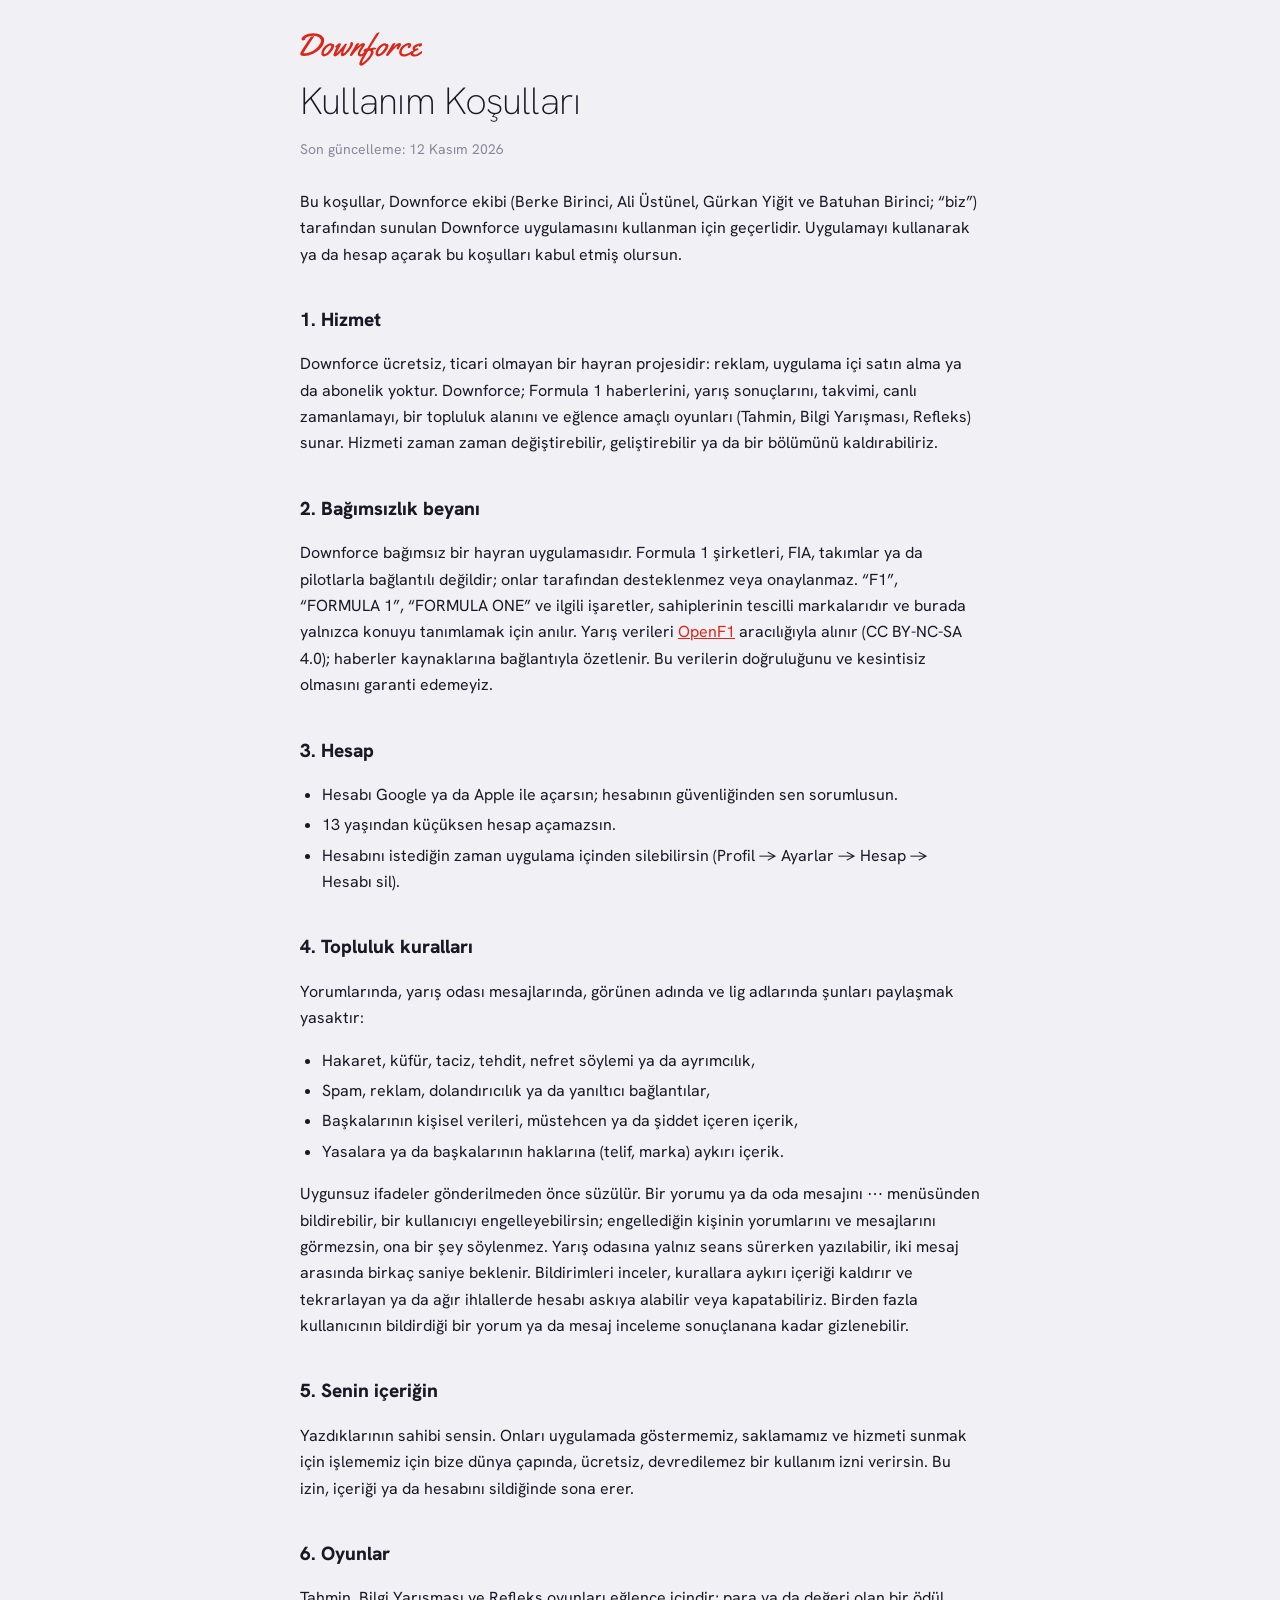
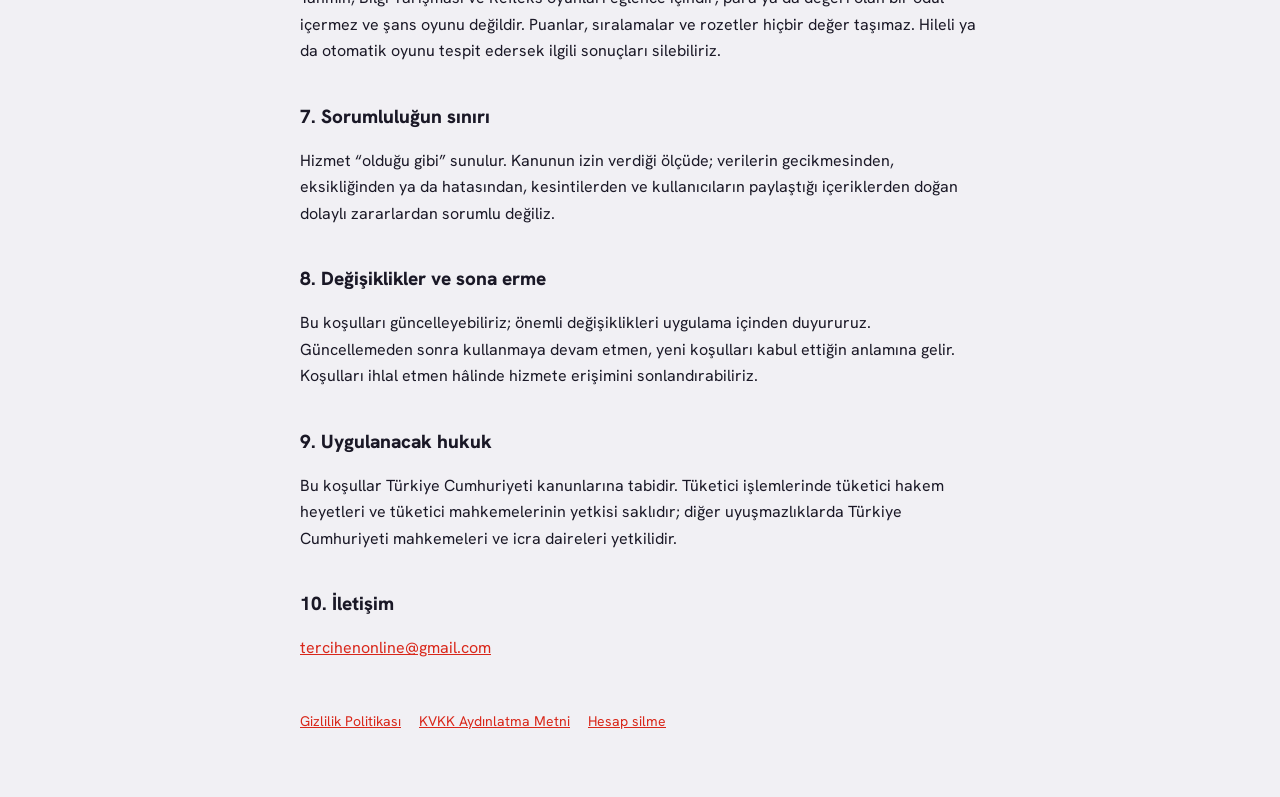
<file: kosullar.html>
<!doctype html>
<html lang="tr">
<head>
<meta charset="utf-8">
<meta name="viewport" content="width=device-width, initial-scale=1">
<title>Kullanım Koşulları · Downforce</title>
<link rel="icon" type="image/png" href="img/favicon.png">
<link rel="preconnect" href="https://fonts.googleapis.com">
<link href="https://fonts.googleapis.com/css2?family=Hanken+Grotesk:wght@200;400;700;800&display=swap" rel="stylesheet">
<link rel="stylesheet" href="style.css">
</head>
<body><main>
<header>
  <a class="brand" href="index.html"><svg class="mark" viewBox="280 -1512 7730 2146" role="img" aria-label="Downforce"><path d="M481 -980 460 -983H456Q431 -983 404.5 -1003Q378 -1023 378 -1074Q378 -1125 433.5 -1190Q489 -1255 584 -1309.5Q679 -1364 820.5 -1399Q962 -1434 1119 -1434Q1440 -1434 1620.5 -1307.5Q1801 -1181 1801 -979Q1801 -853 1745 -727Q1689 -601 1595 -494.5Q1501 -388 1374 -295.5Q1247 -203 1108 -138Q808 0 534 0Q399 0 364 -22Q351 -29 338.5 -43.5Q326 -58 319 -63Q300 -75 300 -114.5Q300 -154 308 -186Q338 -293 577.5 -650.5Q817 -1008 978 -1227Q989 -1242 1091 -1249Q1133 -1249 1149 -1243Q1165 -1237 1165 -1221.5Q1165 -1206 1113 -1133.5Q1061 -1061 779 -626.5Q497 -192 497 -180Q497 -168 585.5 -168Q674 -168 803.5 -205.5Q933 -243 1047 -304Q1161 -365 1265 -445.5Q1369 -526 1443 -610Q1605 -794 1605 -937Q1605 -1080 1474.5 -1180Q1344 -1280 1117 -1280Q964 -1280 828 -1229Q692 -1178 641 -1138Q590 -1098 590 -1084Q590 -1076 602 -1076L645 -1084Q654 -1084 654 -1080Q654 -1076 637 -1066Q620 -1056 609.5 -1044.5Q599 -1033 557 -1007.5Q515 -982 481 -980Z M1925 -678Q2088 -809 2211 -809Q2266 -809 2294 -782Q2304 -773 2304 -766V-760Q2318 -762 2348 -762Q2378 -762 2409.5 -735Q2441 -708 2441 -652.5Q2441 -597 2402 -508.5Q2363 -420 2295 -328.5Q2227 -237 2145.5 -156.5Q2064 -76 1969.5 -24.5Q1875 27 1798 27Q1721 27 1674.5 -21.5Q1628 -70 1628 -156.5Q1628 -243 1670.5 -348Q1713 -453 1780 -533.5Q1847 -614 1925 -678ZM2247 -629H2240Q2205 -629 2205 -680Q2132 -656 2052 -596Q1972 -536 1909 -454Q1781 -290 1779 -177Q1779 -121 1820 -121Q1861 -121 1942 -175Q2023 -229 2102.5 -329Q2182 -429 2221.5 -502.5Q2261 -576 2261 -602.5Q2261 -629 2247 -629Z M3458 -743 3446 -791Q3446 -832 3474.5 -855.5Q3503 -879 3546 -879Q3630 -879 3630 -772Q3630 -695 3554 -559.5Q3478 -424 3374.5 -297.5Q3271 -171 3155 -77.5Q3039 16 2976.5 16Q2914 16 2888 -18Q2862 -52 2862 -83.5Q2862 -115 2865 -143Q2876 -241 2919 -330Q2812 -190 2689 -78.5Q2566 33 2483 33Q2443 33 2419 9Q2395 -15 2395 -72.5Q2395 -130 2464 -288.5Q2533 -447 2596 -543Q2573 -529 2555.5 -529Q2538 -529 2517.5 -548.5Q2497 -568 2497 -579Q2497 -590 2512 -611Q2527 -632 2627 -714.5Q2727 -797 2764 -797Q2801 -797 2834.5 -783Q2868 -769 2868 -744.5Q2868 -720 2729 -459Q2590 -198 2590 -176Q2590 -173 2592 -173Q2613 -173 2801.5 -387Q2990 -601 3098 -739Q3113 -764 3143 -764L3152 -763L3207 -774Q3220 -774 3232.5 -764Q3245 -754 3245 -746Q3245 -738 3209.5 -674Q3174 -610 3094 -432Q3014 -254 3014 -182Q3014 -164 3027 -164Q3065 -164 3185.5 -301.5Q3306 -439 3382 -565Q3458 -691 3458 -743Z M4075 -154Q4075 -110 4135 -110Q4167 -110 4215.5 -142Q4264 -174 4303 -212Q4407 -315 4421 -315Q4447 -315 4447 -240Q4447 -165 4400 -137Q4257 -8 4179 20Q4135 35 4082 34Q4029 33 3977 -12Q3925 -57 3925 -121.5Q3925 -186 3959 -268Q3993 -350 4028.5 -408.5Q4064 -467 4116 -544.5Q4168 -622 4171 -641L4169 -643Q4136 -640 4005.5 -513Q3875 -386 3790 -292Q3705 -198 3587 -41Q3554 2 3533 2Q3512 2 3476.5 -11.5Q3441 -25 3433 -31Q3425 -37 3425 -49Q3425 -61 3432 -78.5Q3439 -96 3445.5 -107.5Q3452 -119 3467 -143Q3482 -167 3526.5 -244.5Q3571 -322 3663 -476Q3755 -630 3773 -662Q3811 -728 3835 -758Q3880 -815 3987 -815Q4011 -815 4011 -785Q4011 -738 3924 -608L3882 -545Q4055 -737 4174 -788Q4232 -813 4278.5 -813Q4325 -813 4352.5 -788Q4380 -763 4380 -732.5Q4380 -702 4359 -659.5Q4338 -617 4316.5 -583.5Q4295 -550 4260 -499Q4225 -448 4222 -443.5Q4219 -439 4206.5 -419.5Q4194 -400 4188 -391Q4182 -382 4168 -359.5Q4154 -337 4145.5 -322Q4137 -307 4124.5 -285Q4112 -263 4104.5 -247Q4097 -231 4089 -212Q4075 -177 4075 -154Z M4297 -322 4289 -350Q4289 -358 4297 -363.5Q4305 -369 4317.5 -386Q4330 -403 4335.5 -408Q4341 -413 4351.5 -422.5Q4362 -432 4369 -438Q4389 -455 4397 -457.5Q4405 -460 4425 -466Q4487 -486 4530 -494Q4785 -920 4939.5 -1160.5Q5094 -1401 5115.5 -1426.5Q5137 -1452 5192 -1472Q5247 -1492 5272.5 -1491.5Q5298 -1491 5298 -1469Q5298 -1460 5291.5 -1445Q5285 -1430 5182 -1268Q4801 -671 4694 -494L4719 -485Q4951 -528 4960.5 -528Q4970 -528 5008.5 -514.5Q5047 -501 5059 -499Q5082 -495 5082 -461.5Q5082 -428 5061 -424Q5044 -421 4979.5 -404.5Q4915 -388 4876 -379Q4929 -316 4929 -245Q4929 -174 4866 -57.5Q4803 59 4705 173Q4607 287 4499.5 388Q4392 489 4293 551.5Q4194 614 4146.5 614Q4099 614 4061.5 588.5Q4024 563 4024 513Q4024 463 4044.5 396.5Q4065 330 4089 274.5Q4113 219 4171 115Q4233 3 4395 -268Q4367 -263 4352 -263Q4337 -263 4324 -270Q4311 -277 4306 -288Q4297 -308 4297 -322ZM4696 -336 4585 -311Q4568 -283 4532.5 -222.5Q4497 -162 4474.5 -124Q4452 -86 4417 -26Q4382 34 4358.5 75Q4335 116 4306.5 167.5Q4278 219 4259.5 255.5Q4241 292 4224 328Q4191 398 4191 419Q4191 440 4202 440Q4222 440 4284.5 394.5Q4347 349 4425.5 272.5Q4504 196 4578.5 109Q4653 22 4704 -73.5Q4755 -169 4755 -229.5Q4755 -290 4696 -336Z M5346 -678Q5509 -809 5632 -809Q5687 -809 5715 -782Q5725 -773 5725 -766V-760Q5739 -762 5769 -762Q5799 -762 5830.5 -735Q5862 -708 5862 -652.5Q5862 -597 5823 -508.5Q5784 -420 5716 -328.5Q5648 -237 5566.5 -156.5Q5485 -76 5390.5 -24.5Q5296 27 5219 27Q5142 27 5095.5 -21.5Q5049 -70 5049 -156.5Q5049 -243 5091.5 -348Q5134 -453 5201 -533.5Q5268 -614 5346 -678ZM5668 -629H5661Q5626 -629 5626 -680Q5553 -656 5473 -596Q5393 -536 5330 -454Q5202 -290 5200 -177Q5200 -121 5241 -121Q5282 -121 5363 -175Q5444 -229 5523.5 -329Q5603 -429 5642.5 -502.5Q5682 -576 5682 -602.5Q5682 -629 5668 -629Z M6167 -545Q6403 -813 6569 -813Q6610 -813 6636.5 -788.5Q6663 -764 6663 -725Q6663 -686 6607.5 -594.5Q6552 -503 6505 -440Q6480 -408 6448.5 -408Q6417 -408 6399.5 -431Q6382 -454 6382 -485Q6382 -554 6456 -641L6454 -643Q6421 -640 6290.5 -513Q6160 -386 6068.5 -285.5Q5977 -185 5870 -41Q5839 2 5817.5 2Q5796 2 5760.5 -11.5Q5725 -25 5717.5 -31Q5710 -37 5710 -51Q5710 -65 5718 -83.5Q5726 -102 5747.5 -136Q5769 -170 5812.5 -246Q5856 -322 5948 -476Q6040 -630 6058 -662Q6096 -728 6120 -758Q6165 -815 6272 -815Q6296 -815 6296 -785Q6296 -738 6209 -608Z M7340 -314Q7360 -314 7360 -268.5Q7360 -223 7315.5 -170.5Q7271 -118 7205 -81.5Q7139 -45 7064 -18Q6915 37 6810.5 37Q6706 37 6622 -31.5Q6538 -100 6538 -210.5Q6538 -321 6593 -431.5Q6648 -542 6734.5 -625.5Q6821 -709 6935.5 -761Q7050 -813 7162 -813Q7216 -813 7259 -782Q7302 -751 7302 -697Q7302 -643 7248.5 -567.5Q7195 -492 7140 -492Q7076 -492 7076 -553Q7076 -569 7106 -610Q7136 -651 7136 -665.5Q7136 -680 7125 -680Q7070 -680 7007 -642Q6944 -604 6892.5 -562Q6841 -520 6795 -468Q6695 -355 6695 -233Q6695 -184 6726.5 -148.5Q6758 -113 6832.5 -113Q6907 -113 6982 -130.5Q7057 -148 7105.5 -168.5Q7154 -189 7205.5 -222Q7257 -255 7272 -267.5Q7287 -280 7307 -297Q7327 -314 7340 -314Z M7990 -748Q7990 -682 7936.5 -632Q7883 -582 7815 -582Q7793 -582 7786 -592.5Q7779 -603 7779 -620Q7779 -637 7783 -653Q7747 -641 7703 -616Q7659 -591 7595 -542Q7531 -493 7531 -469Q7531 -461 7554.5 -461Q7578 -461 7627 -477.5Q7676 -494 7695.5 -494Q7715 -494 7721 -492Q7734 -485 7749 -461.5Q7764 -438 7764 -424.5Q7764 -411 7738 -389Q7712 -367 7679 -355.5Q7646 -344 7635 -338Q7424 -220 7424 -176Q7424 -98 7557 -98Q7642 -98 7728 -152Q7801 -198 7859.5 -245.5Q7918 -293 7933.5 -304Q7949 -315 7957 -315Q7983 -315 7983 -257Q7983 -199 7976 -180.5Q7969 -162 7936 -135Q7722 39 7531 39Q7429 39 7368 11Q7256 -40 7256 -145Q7256 -283 7447 -354Q7409 -371 7398 -397.5Q7387 -424 7387 -482.5Q7387 -541 7441.5 -606.5Q7496 -672 7575 -714Q7751 -809 7889 -809Q7922 -809 7956 -793Q7990 -777 7990 -748Z" fill="currentColor"/></svg></a>
  <h1>Kullanım Koşulları</h1>
  <p class="meta">Son güncelleme: 12 Kasım 2026</p>
</header>

<p>Bu koşullar, Downforce ekibi (Berke Birinci, Ali Üstünel, Gürkan Yiğit ve Batuhan Birinci; “biz”) tarafından sunulan Downforce uygulamasını kullanman için geçerlidir. Uygulamayı kullanarak ya da hesap açarak bu koşulları kabul etmiş olursun.</p>

<h2>1. Hizmet</h2>
<p>Downforce ücretsiz, ticari olmayan bir hayran projesidir: reklam, uygulama içi satın alma ya da abonelik yoktur. Downforce; Formula 1 haberlerini, yarış sonuçlarını, takvimi, canlı zamanlamayı, bir topluluk alanını ve eğlence amaçlı oyunları (Tahmin, Bilgi Yarışması, Refleks) sunar. Hizmeti zaman zaman değiştirebilir, geliştirebilir ya da bir bölümünü kaldırabiliriz.</p>

<h2>2. Bağımsızlık beyanı</h2>
<p>Downforce bağımsız bir hayran uygulamasıdır. Formula 1 şirketleri, FIA, takımlar ya da pilotlarla bağlantılı değildir; onlar tarafından desteklenmez veya onaylanmaz. “F1”, “FORMULA 1”, “FORMULA ONE” ve ilgili işaretler, sahiplerinin tescilli markalarıdır ve burada yalnızca konuyu tanımlamak için anılır. Yarış verileri <a href="https://openf1.org">OpenF1</a> aracılığıyla alınır (CC BY-NC-SA 4.0); haberler kaynaklarına bağlantıyla özetlenir. Bu verilerin doğruluğunu ve kesintisiz olmasını garanti edemeyiz.</p>

<h2>3. Hesap</h2>
<ul>
  <li>Hesabı Google ya da Apple ile açarsın; hesabının güvenliğinden sen sorumlusun.</li>
  <li>13 yaşından küçüksen hesap açamazsın.</li>
  <li>Hesabını istediğin zaman uygulama içinden silebilirsin (Profil → Ayarlar → Hesap → Hesabı sil).</li>
</ul>

<h2>4. Topluluk kuralları</h2>
<p>Yorumlarında, yarış odası mesajlarında, görünen adında ve lig adlarında şunları paylaşmak yasaktır:</p>
<ul>
  <li>Hakaret, küfür, taciz, tehdit, nefret söylemi ya da ayrımcılık,</li>
  <li>Spam, reklam, dolandırıcılık ya da yanıltıcı bağlantılar,</li>
  <li>Başkalarının kişisel verileri, müstehcen ya da şiddet içeren içerik,</li>
  <li>Yasalara ya da başkalarının haklarına (telif, marka) aykırı içerik.</li>
</ul>
<p>Uygunsuz ifadeler gönderilmeden önce süzülür. Bir yorumu ya da oda mesajını ⋯ menüsünden bildirebilir, bir kullanıcıyı engelleyebilirsin; engellediğin kişinin yorumlarını ve mesajlarını görmezsin, ona bir şey söylenmez. Yarış odasına yalnız seans sürerken yazılabilir, iki mesaj arasında birkaç saniye beklenir. Bildirimleri inceler, kurallara aykırı içeriği kaldırır ve tekrarlayan ya da ağır ihlallerde hesabı askıya alabilir veya kapatabiliriz. Birden fazla kullanıcının bildirdiği bir yorum ya da mesaj inceleme sonuçlanana kadar gizlenebilir.</p>

<h2>5. Senin içeriğin</h2>
<p>Yazdıklarının sahibi sensin. Onları uygulamada göstermemiz, saklamamız ve hizmeti sunmak için işlememiz için bize dünya çapında, ücretsiz, devredilemez bir kullanım izni verirsin. Bu izin, içeriği ya da hesabını sildiğinde sona erer.</p>

<h2>6. Oyunlar</h2>
<p>Tahmin, Bilgi Yarışması ve Refleks oyunları eğlence içindir; para ya da değeri olan bir ödül içermez ve şans oyunu değildir. Puanlar, sıralamalar ve rozetler hiçbir değer taşımaz. Hileli ya da otomatik oyunu tespit edersek ilgili sonuçları silebiliriz.</p>

<h2>7. Sorumluluğun sınırı</h2>
<p>Hizmet “olduğu gibi” sunulur. Kanunun izin verdiği ölçüde; verilerin gecikmesinden, eksikliğinden ya da hatasından, kesintilerden ve kullanıcıların paylaştığı içeriklerden doğan dolaylı zararlardan sorumlu değiliz.</p>

<h2>8. Değişiklikler ve sona erme</h2>
<p>Bu koşulları güncelleyebiliriz; önemli değişiklikleri uygulama içinden duyururuz. Güncellemeden sonra kullanmaya devam etmen, yeni koşulları kabul ettiğin anlamına gelir. Koşulları ihlal etmen hâlinde hizmete erişimini sonlandırabiliriz.</p>

<h2>9. Uygulanacak hukuk</h2>
<p>Bu koşullar Türkiye Cumhuriyeti kanunlarına tabidir. Tüketici işlemlerinde tüketici hakem heyetleri ve tüketici mahkemelerinin yetkisi saklıdır; diğer uyuşmazlıklarda Türkiye Cumhuriyeti mahkemeleri ve icra daireleri yetkilidir.</p>

<h2>10. İletişim</h2>
<p><a href="mailto:tercihenonline@gmail.com">tercihenonline@gmail.com</a></p>

<nav><a href="gizlilik.html">Gizlilik Politikası</a><a href="kvkk.html">KVKK Aydınlatma Metni</a><a href="hesap-silme.html">Hesap silme</a></nav>
</main></body>
</html>
</file>
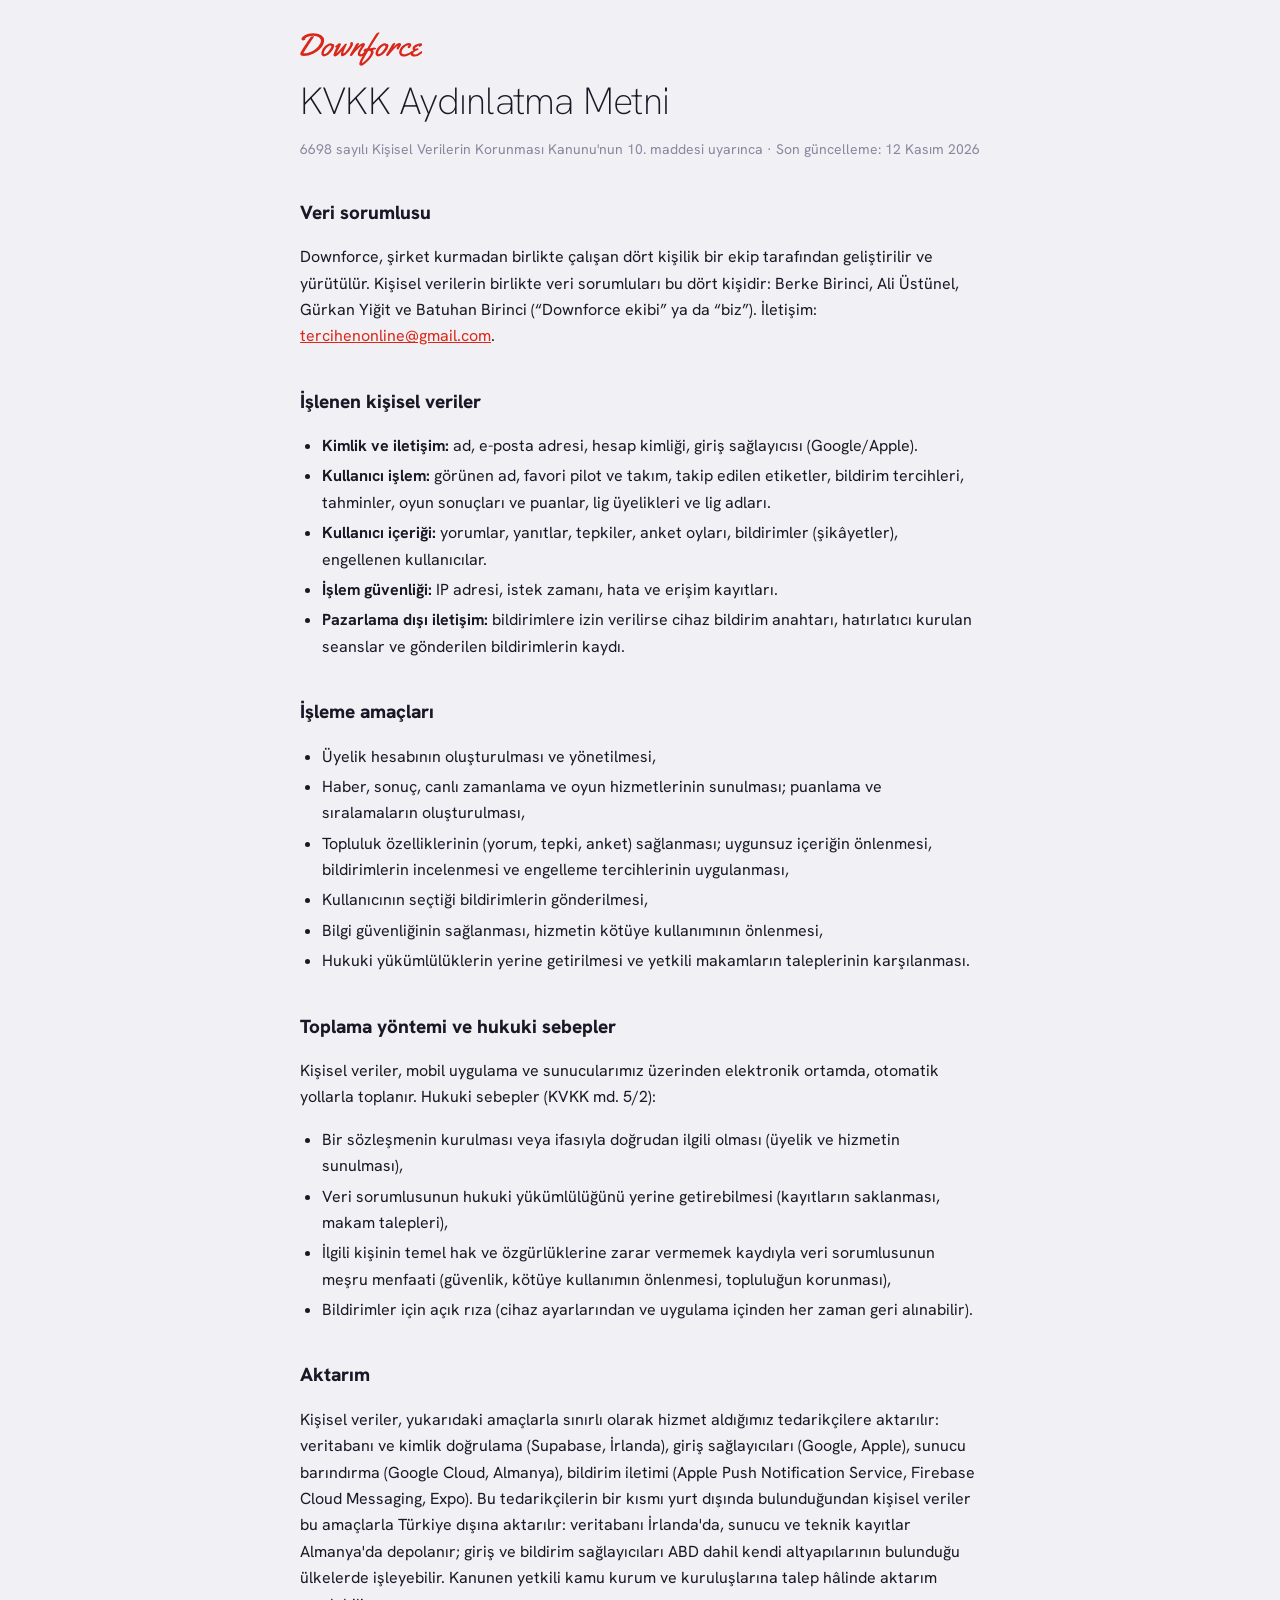
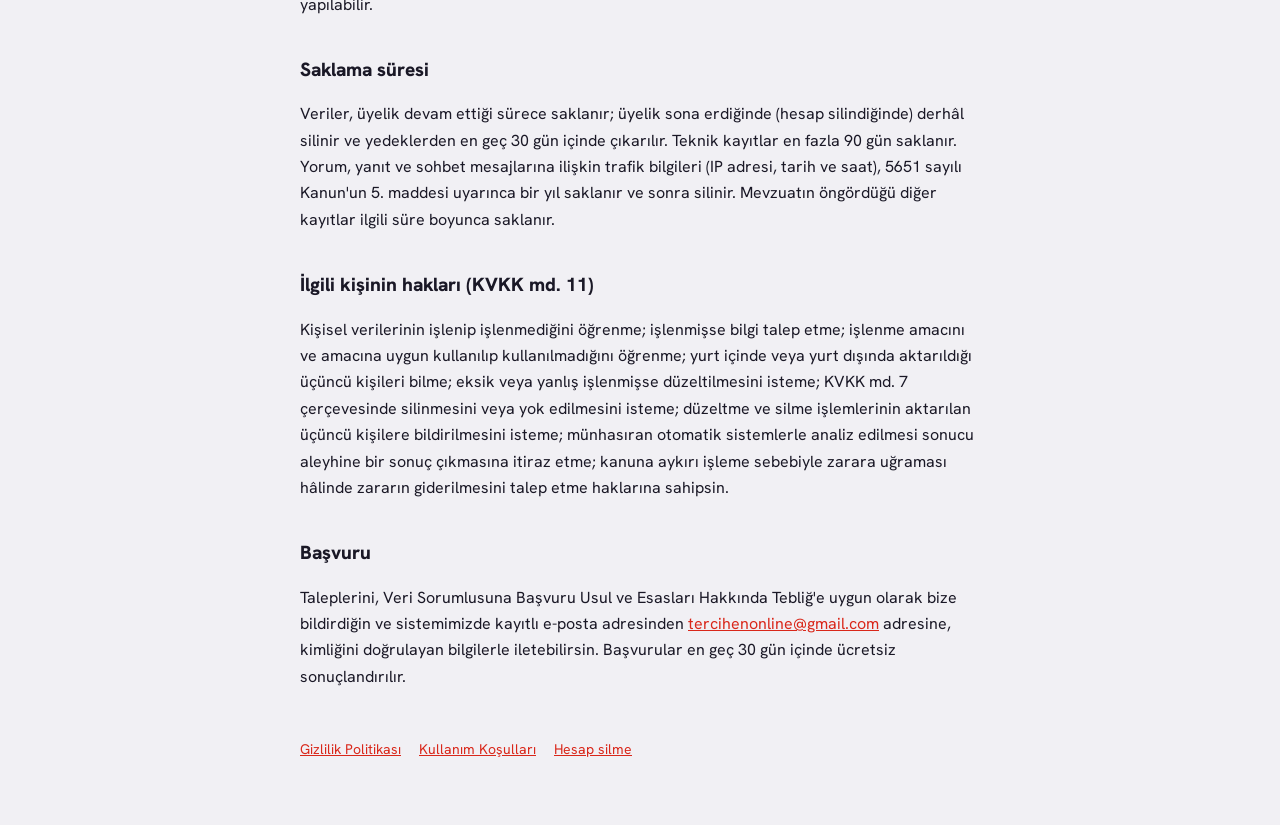
<file: kvkk.html>
<!doctype html>
<html lang="tr">
<head>
<meta charset="utf-8">
<meta name="viewport" content="width=device-width, initial-scale=1">
<title>KVKK Aydınlatma Metni · Downforce</title>
<link rel="icon" type="image/png" href="img/favicon.png">
<link rel="preconnect" href="https://fonts.googleapis.com">
<link href="https://fonts.googleapis.com/css2?family=Hanken+Grotesk:wght@200;400;700;800&display=swap" rel="stylesheet">
<link rel="stylesheet" href="style.css">
</head>
<body><main>
<header>
  <a class="brand" href="index.html"><svg class="mark" viewBox="280 -1512 7730 2146" role="img" aria-label="Downforce"><path d="M481 -980 460 -983H456Q431 -983 404.5 -1003Q378 -1023 378 -1074Q378 -1125 433.5 -1190Q489 -1255 584 -1309.5Q679 -1364 820.5 -1399Q962 -1434 1119 -1434Q1440 -1434 1620.5 -1307.5Q1801 -1181 1801 -979Q1801 -853 1745 -727Q1689 -601 1595 -494.5Q1501 -388 1374 -295.5Q1247 -203 1108 -138Q808 0 534 0Q399 0 364 -22Q351 -29 338.5 -43.5Q326 -58 319 -63Q300 -75 300 -114.5Q300 -154 308 -186Q338 -293 577.5 -650.5Q817 -1008 978 -1227Q989 -1242 1091 -1249Q1133 -1249 1149 -1243Q1165 -1237 1165 -1221.5Q1165 -1206 1113 -1133.5Q1061 -1061 779 -626.5Q497 -192 497 -180Q497 -168 585.5 -168Q674 -168 803.5 -205.5Q933 -243 1047 -304Q1161 -365 1265 -445.5Q1369 -526 1443 -610Q1605 -794 1605 -937Q1605 -1080 1474.5 -1180Q1344 -1280 1117 -1280Q964 -1280 828 -1229Q692 -1178 641 -1138Q590 -1098 590 -1084Q590 -1076 602 -1076L645 -1084Q654 -1084 654 -1080Q654 -1076 637 -1066Q620 -1056 609.5 -1044.5Q599 -1033 557 -1007.5Q515 -982 481 -980Z M1925 -678Q2088 -809 2211 -809Q2266 -809 2294 -782Q2304 -773 2304 -766V-760Q2318 -762 2348 -762Q2378 -762 2409.5 -735Q2441 -708 2441 -652.5Q2441 -597 2402 -508.5Q2363 -420 2295 -328.5Q2227 -237 2145.5 -156.5Q2064 -76 1969.5 -24.5Q1875 27 1798 27Q1721 27 1674.5 -21.5Q1628 -70 1628 -156.5Q1628 -243 1670.5 -348Q1713 -453 1780 -533.5Q1847 -614 1925 -678ZM2247 -629H2240Q2205 -629 2205 -680Q2132 -656 2052 -596Q1972 -536 1909 -454Q1781 -290 1779 -177Q1779 -121 1820 -121Q1861 -121 1942 -175Q2023 -229 2102.5 -329Q2182 -429 2221.5 -502.5Q2261 -576 2261 -602.5Q2261 -629 2247 -629Z M3458 -743 3446 -791Q3446 -832 3474.5 -855.5Q3503 -879 3546 -879Q3630 -879 3630 -772Q3630 -695 3554 -559.5Q3478 -424 3374.5 -297.5Q3271 -171 3155 -77.5Q3039 16 2976.5 16Q2914 16 2888 -18Q2862 -52 2862 -83.5Q2862 -115 2865 -143Q2876 -241 2919 -330Q2812 -190 2689 -78.5Q2566 33 2483 33Q2443 33 2419 9Q2395 -15 2395 -72.5Q2395 -130 2464 -288.5Q2533 -447 2596 -543Q2573 -529 2555.5 -529Q2538 -529 2517.5 -548.5Q2497 -568 2497 -579Q2497 -590 2512 -611Q2527 -632 2627 -714.5Q2727 -797 2764 -797Q2801 -797 2834.5 -783Q2868 -769 2868 -744.5Q2868 -720 2729 -459Q2590 -198 2590 -176Q2590 -173 2592 -173Q2613 -173 2801.5 -387Q2990 -601 3098 -739Q3113 -764 3143 -764L3152 -763L3207 -774Q3220 -774 3232.5 -764Q3245 -754 3245 -746Q3245 -738 3209.5 -674Q3174 -610 3094 -432Q3014 -254 3014 -182Q3014 -164 3027 -164Q3065 -164 3185.5 -301.5Q3306 -439 3382 -565Q3458 -691 3458 -743Z M4075 -154Q4075 -110 4135 -110Q4167 -110 4215.5 -142Q4264 -174 4303 -212Q4407 -315 4421 -315Q4447 -315 4447 -240Q4447 -165 4400 -137Q4257 -8 4179 20Q4135 35 4082 34Q4029 33 3977 -12Q3925 -57 3925 -121.5Q3925 -186 3959 -268Q3993 -350 4028.5 -408.5Q4064 -467 4116 -544.5Q4168 -622 4171 -641L4169 -643Q4136 -640 4005.5 -513Q3875 -386 3790 -292Q3705 -198 3587 -41Q3554 2 3533 2Q3512 2 3476.5 -11.5Q3441 -25 3433 -31Q3425 -37 3425 -49Q3425 -61 3432 -78.5Q3439 -96 3445.5 -107.5Q3452 -119 3467 -143Q3482 -167 3526.5 -244.5Q3571 -322 3663 -476Q3755 -630 3773 -662Q3811 -728 3835 -758Q3880 -815 3987 -815Q4011 -815 4011 -785Q4011 -738 3924 -608L3882 -545Q4055 -737 4174 -788Q4232 -813 4278.5 -813Q4325 -813 4352.5 -788Q4380 -763 4380 -732.5Q4380 -702 4359 -659.5Q4338 -617 4316.5 -583.5Q4295 -550 4260 -499Q4225 -448 4222 -443.5Q4219 -439 4206.5 -419.5Q4194 -400 4188 -391Q4182 -382 4168 -359.5Q4154 -337 4145.5 -322Q4137 -307 4124.5 -285Q4112 -263 4104.5 -247Q4097 -231 4089 -212Q4075 -177 4075 -154Z M4297 -322 4289 -350Q4289 -358 4297 -363.5Q4305 -369 4317.5 -386Q4330 -403 4335.5 -408Q4341 -413 4351.5 -422.5Q4362 -432 4369 -438Q4389 -455 4397 -457.5Q4405 -460 4425 -466Q4487 -486 4530 -494Q4785 -920 4939.5 -1160.5Q5094 -1401 5115.5 -1426.5Q5137 -1452 5192 -1472Q5247 -1492 5272.5 -1491.5Q5298 -1491 5298 -1469Q5298 -1460 5291.5 -1445Q5285 -1430 5182 -1268Q4801 -671 4694 -494L4719 -485Q4951 -528 4960.5 -528Q4970 -528 5008.5 -514.5Q5047 -501 5059 -499Q5082 -495 5082 -461.5Q5082 -428 5061 -424Q5044 -421 4979.5 -404.5Q4915 -388 4876 -379Q4929 -316 4929 -245Q4929 -174 4866 -57.5Q4803 59 4705 173Q4607 287 4499.5 388Q4392 489 4293 551.5Q4194 614 4146.5 614Q4099 614 4061.5 588.5Q4024 563 4024 513Q4024 463 4044.5 396.5Q4065 330 4089 274.5Q4113 219 4171 115Q4233 3 4395 -268Q4367 -263 4352 -263Q4337 -263 4324 -270Q4311 -277 4306 -288Q4297 -308 4297 -322ZM4696 -336 4585 -311Q4568 -283 4532.5 -222.5Q4497 -162 4474.5 -124Q4452 -86 4417 -26Q4382 34 4358.5 75Q4335 116 4306.5 167.5Q4278 219 4259.5 255.5Q4241 292 4224 328Q4191 398 4191 419Q4191 440 4202 440Q4222 440 4284.5 394.5Q4347 349 4425.5 272.5Q4504 196 4578.5 109Q4653 22 4704 -73.5Q4755 -169 4755 -229.5Q4755 -290 4696 -336Z M5346 -678Q5509 -809 5632 -809Q5687 -809 5715 -782Q5725 -773 5725 -766V-760Q5739 -762 5769 -762Q5799 -762 5830.5 -735Q5862 -708 5862 -652.5Q5862 -597 5823 -508.5Q5784 -420 5716 -328.5Q5648 -237 5566.5 -156.5Q5485 -76 5390.5 -24.5Q5296 27 5219 27Q5142 27 5095.5 -21.5Q5049 -70 5049 -156.5Q5049 -243 5091.5 -348Q5134 -453 5201 -533.5Q5268 -614 5346 -678ZM5668 -629H5661Q5626 -629 5626 -680Q5553 -656 5473 -596Q5393 -536 5330 -454Q5202 -290 5200 -177Q5200 -121 5241 -121Q5282 -121 5363 -175Q5444 -229 5523.5 -329Q5603 -429 5642.5 -502.5Q5682 -576 5682 -602.5Q5682 -629 5668 -629Z M6167 -545Q6403 -813 6569 -813Q6610 -813 6636.5 -788.5Q6663 -764 6663 -725Q6663 -686 6607.5 -594.5Q6552 -503 6505 -440Q6480 -408 6448.5 -408Q6417 -408 6399.5 -431Q6382 -454 6382 -485Q6382 -554 6456 -641L6454 -643Q6421 -640 6290.5 -513Q6160 -386 6068.5 -285.5Q5977 -185 5870 -41Q5839 2 5817.5 2Q5796 2 5760.5 -11.5Q5725 -25 5717.5 -31Q5710 -37 5710 -51Q5710 -65 5718 -83.5Q5726 -102 5747.5 -136Q5769 -170 5812.5 -246Q5856 -322 5948 -476Q6040 -630 6058 -662Q6096 -728 6120 -758Q6165 -815 6272 -815Q6296 -815 6296 -785Q6296 -738 6209 -608Z M7340 -314Q7360 -314 7360 -268.5Q7360 -223 7315.5 -170.5Q7271 -118 7205 -81.5Q7139 -45 7064 -18Q6915 37 6810.5 37Q6706 37 6622 -31.5Q6538 -100 6538 -210.5Q6538 -321 6593 -431.5Q6648 -542 6734.5 -625.5Q6821 -709 6935.5 -761Q7050 -813 7162 -813Q7216 -813 7259 -782Q7302 -751 7302 -697Q7302 -643 7248.5 -567.5Q7195 -492 7140 -492Q7076 -492 7076 -553Q7076 -569 7106 -610Q7136 -651 7136 -665.5Q7136 -680 7125 -680Q7070 -680 7007 -642Q6944 -604 6892.5 -562Q6841 -520 6795 -468Q6695 -355 6695 -233Q6695 -184 6726.5 -148.5Q6758 -113 6832.5 -113Q6907 -113 6982 -130.5Q7057 -148 7105.5 -168.5Q7154 -189 7205.5 -222Q7257 -255 7272 -267.5Q7287 -280 7307 -297Q7327 -314 7340 -314Z M7990 -748Q7990 -682 7936.5 -632Q7883 -582 7815 -582Q7793 -582 7786 -592.5Q7779 -603 7779 -620Q7779 -637 7783 -653Q7747 -641 7703 -616Q7659 -591 7595 -542Q7531 -493 7531 -469Q7531 -461 7554.5 -461Q7578 -461 7627 -477.5Q7676 -494 7695.5 -494Q7715 -494 7721 -492Q7734 -485 7749 -461.5Q7764 -438 7764 -424.5Q7764 -411 7738 -389Q7712 -367 7679 -355.5Q7646 -344 7635 -338Q7424 -220 7424 -176Q7424 -98 7557 -98Q7642 -98 7728 -152Q7801 -198 7859.5 -245.5Q7918 -293 7933.5 -304Q7949 -315 7957 -315Q7983 -315 7983 -257Q7983 -199 7976 -180.5Q7969 -162 7936 -135Q7722 39 7531 39Q7429 39 7368 11Q7256 -40 7256 -145Q7256 -283 7447 -354Q7409 -371 7398 -397.5Q7387 -424 7387 -482.5Q7387 -541 7441.5 -606.5Q7496 -672 7575 -714Q7751 -809 7889 -809Q7922 -809 7956 -793Q7990 -777 7990 -748Z" fill="currentColor"/></svg></a>
  <h1>KVKK Aydınlatma Metni</h1>
  <p class="meta">6698 sayılı Kişisel Verilerin Korunması Kanunu'nun 10. maddesi uyarınca · Son güncelleme: 12 Kasım 2026</p>
</header>

<h2>Veri sorumlusu</h2>
<p>Downforce, şirket kurmadan birlikte çalışan dört kişilik bir ekip tarafından geliştirilir ve yürütülür. Kişisel verilerin birlikte veri sorumluları bu dört kişidir: Berke Birinci, Ali Üstünel, Gürkan Yiğit ve Batuhan Birinci (“Downforce ekibi” ya da “biz”). İletişim: <a href="mailto:tercihenonline@gmail.com">tercihenonline@gmail.com</a>.</p>

<h2>İşlenen kişisel veriler</h2>
<ul>
  <li><b>Kimlik ve iletişim:</b> ad, e-posta adresi, hesap kimliği, giriş sağlayıcısı (Google/Apple).</li>
  <li><b>Kullanıcı işlem:</b> görünen ad, favori pilot ve takım, takip edilen etiketler, bildirim tercihleri, tahminler, oyun sonuçları ve puanlar, lig üyelikleri ve lig adları.</li>
  <li><b>Kullanıcı içeriği:</b> yorumlar, yanıtlar, tepkiler, anket oyları, bildirimler (şikâyetler), engellenen kullanıcılar.</li>
  <li><b>İşlem güvenliği:</b> IP adresi, istek zamanı, hata ve erişim kayıtları.</li>
  <li><b>Pazarlama dışı iletişim:</b> bildirimlere izin verilirse cihaz bildirim anahtarı, hatırlatıcı kurulan seanslar ve gönderilen bildirimlerin kaydı.</li>
</ul>

<h2>İşleme amaçları</h2>
<ul>
  <li>Üyelik hesabının oluşturulması ve yönetilmesi,</li>
  <li>Haber, sonuç, canlı zamanlama ve oyun hizmetlerinin sunulması; puanlama ve sıralamaların oluşturulması,</li>
  <li>Topluluk özelliklerinin (yorum, tepki, anket) sağlanması; uygunsuz içeriğin önlenmesi, bildirimlerin incelenmesi ve engelleme tercihlerinin uygulanması,</li>
  <li>Kullanıcının seçtiği bildirimlerin gönderilmesi,</li>
  <li>Bilgi güvenliğinin sağlanması, hizmetin kötüye kullanımının önlenmesi,</li>
  <li>Hukuki yükümlülüklerin yerine getirilmesi ve yetkili makamların taleplerinin karşılanması.</li>
</ul>

<h2>Toplama yöntemi ve hukuki sebepler</h2>
<p>Kişisel veriler, mobil uygulama ve sunucularımız üzerinden elektronik ortamda, otomatik yollarla toplanır. Hukuki sebepler (KVKK md. 5/2):</p>
<ul>
  <li>Bir sözleşmenin kurulması veya ifasıyla doğrudan ilgili olması (üyelik ve hizmetin sunulması),</li>
  <li>Veri sorumlusunun hukuki yükümlülüğünü yerine getirebilmesi (kayıtların saklanması, makam talepleri),</li>
  <li>İlgili kişinin temel hak ve özgürlüklerine zarar vermemek kaydıyla veri sorumlusunun meşru menfaati (güvenlik, kötüye kullanımın önlenmesi, topluluğun korunması),</li>
  <li>Bildirimler için açık rıza (cihaz ayarlarından ve uygulama içinden her zaman geri alınabilir).</li>
</ul>

<h2>Aktarım</h2>
<p>Kişisel veriler, yukarıdaki amaçlarla sınırlı olarak hizmet aldığımız tedarikçilere aktarılır: veritabanı ve kimlik doğrulama (Supabase, İrlanda), giriş sağlayıcıları (Google, Apple), sunucu barındırma (Google Cloud, Almanya), bildirim iletimi (Apple Push Notification Service, Firebase Cloud Messaging, Expo). Bu tedarikçilerin bir kısmı yurt dışında bulunduğundan kişisel veriler bu amaçlarla Türkiye dışına aktarılır: veritabanı İrlanda'da, sunucu ve teknik kayıtlar Almanya'da depolanır; giriş ve bildirim sağlayıcıları ABD dahil kendi altyapılarının bulunduğu ülkelerde işleyebilir. Kanunen yetkili kamu kurum ve kuruluşlarına talep hâlinde aktarım yapılabilir.</p>

<h2>Saklama süresi</h2>
<p>Veriler, üyelik devam ettiği sürece saklanır; üyelik sona erdiğinde (hesap silindiğinde) derhâl silinir ve yedeklerden en geç 30 gün içinde çıkarılır. Teknik kayıtlar en fazla 90 gün saklanır. Yorum, yanıt ve sohbet mesajlarına ilişkin trafik bilgileri (IP adresi, tarih ve saat), 5651 sayılı Kanun'un 5. maddesi uyarınca bir yıl saklanır ve sonra silinir. Mevzuatın öngördüğü diğer kayıtlar ilgili süre boyunca saklanır.</p>

<h2>İlgili kişinin hakları (KVKK md. 11)</h2>
<p>Kişisel verilerinin işlenip işlenmediğini öğrenme; işlenmişse bilgi talep etme; işlenme amacını ve amacına uygun kullanılıp kullanılmadığını öğrenme; yurt içinde veya yurt dışında aktarıldığı üçüncü kişileri bilme; eksik veya yanlış işlenmişse düzeltilmesini isteme; KVKK md. 7 çerçevesinde silinmesini veya yok edilmesini isteme; düzeltme ve silme işlemlerinin aktarılan üçüncü kişilere bildirilmesini isteme; münhasıran otomatik sistemlerle analiz edilmesi sonucu aleyhine bir sonuç çıkmasına itiraz etme; kanuna aykırı işleme sebebiyle zarara uğraması hâlinde zararın giderilmesini talep etme haklarına sahipsin.</p>

<h2>Başvuru</h2>
<p>Taleplerini, Veri Sorumlusuna Başvuru Usul ve Esasları Hakkında Tebliğ'e uygun olarak bize bildirdiğin ve sistemimizde kayıtlı e-posta adresinden <a href="mailto:tercihenonline@gmail.com">tercihenonline@gmail.com</a> adresine, kimliğini doğrulayan bilgilerle iletebilirsin. Başvurular en geç 30 gün içinde ücretsiz sonuçlandırılır.</p>

<nav><a href="gizlilik.html">Gizlilik Politikası</a><a href="kosullar.html">Kullanım Koşulları</a><a href="hesap-silme.html">Hesap silme</a></nav>
</main></body>
</html>
</file>
<file: style.css>
/* Downforce legal pages: plain reading pages in the app's type, light and dark. */
:root {
  --bg: #F1F0F4; --surf: #FFFFFF; --ink: #1A1826; --mute: #55526A; --faint: #8A879E; --accent: #D9271A; --rule: #E2E0EA;
  color-scheme: light dark;
}
@media (prefers-color-scheme: dark) {
  :root { --bg: #0A090C; --surf: #16151C; --ink: #F4F2FA; --mute: #B8B5C8; --faint: #7F7C92; --accent: #FF5A48; --rule: #26242F; }
}
* { box-sizing: border-box; }
body { margin: 0; background: var(--bg); color: var(--ink); font: 16px/1.65 "Hanken Grotesk", system-ui, -apple-system, sans-serif; }
main { max-width: 720px; margin: 0 auto; padding: 32px 20px 64px; }
header { margin-bottom: 28px; }
.brand { font-weight: 800; letter-spacing: .02em; color: var(--accent); text-decoration: none; }
.brand .mark { display: block; height: 34px; width: auto; }
h1 { font-weight: 200; font-size: 38px; line-height: 1.15; letter-spacing: -.02em; margin: 14px 0 6px; }
.meta { color: var(--faint); font-size: 14px; }
h2 { font-weight: 800; font-size: 19px; margin: 36px 0 8px; }
p, li { color: var(--ink); }
ul { padding-left: 22px; }
li { margin: 4px 0; }
table { width: 100%; border-collapse: collapse; background: var(--surf); border-radius: 14px; overflow: hidden; font-size: 14.5px; }
th, td { text-align: left; vertical-align: top; padding: 10px 12px; }
tr + tr td, tr + tr th { border-top: 1px solid var(--rule); }
th { font-weight: 700; color: var(--mute); font-size: 13px; }
.box { background: var(--surf); border-radius: 14px; padding: 16px 18px; }
a { color: var(--accent); }
nav { margin-top: 48px; display: flex; flex-wrap: wrap; gap: 8px 18px; font-size: 14px; }
.todo { background: #FFE9A8; color: #3A2A00; padding: 0 4px; border-radius: 4px; }
</file>
